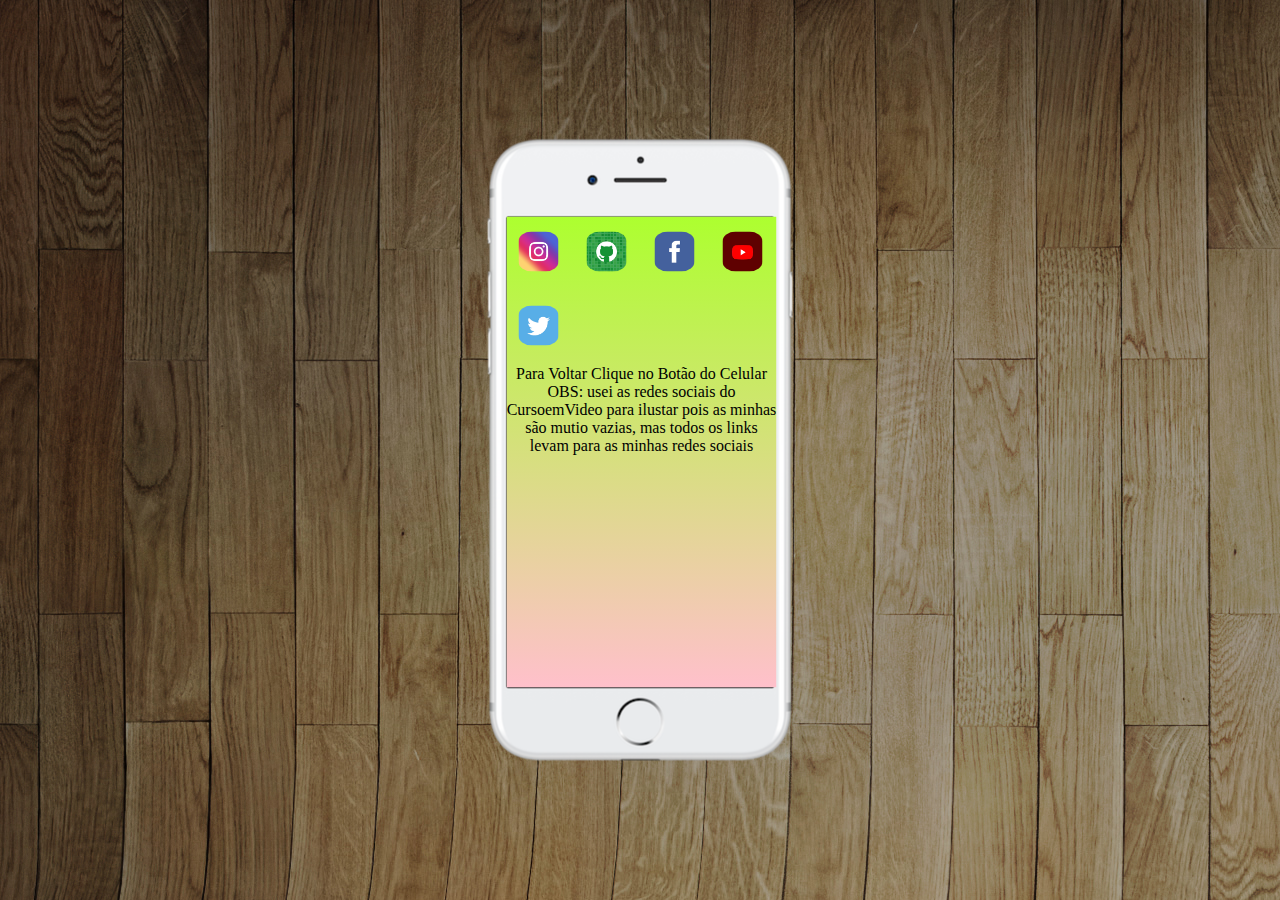
<file: index.html>
<!DOCTYPE html>
<html lang="pt-br">
<head>
    <meta charset="UTF-8">
    <meta name="viewport" content="width=device-width, initial-scale=1.0">
    <title>Redes Sociais</title>
    <link rel="stylesheet" href="estilo/estilo02.css">
</head>
<body>
    <main>
        <section class="telefone">
            <iframe src="home.html"  name="tela" id="tela" frameborder="0"></iframe>
            <div><a href="home.html" target="tela"></a></div>
        </section>
    </main>
</body>
</html>
</file>
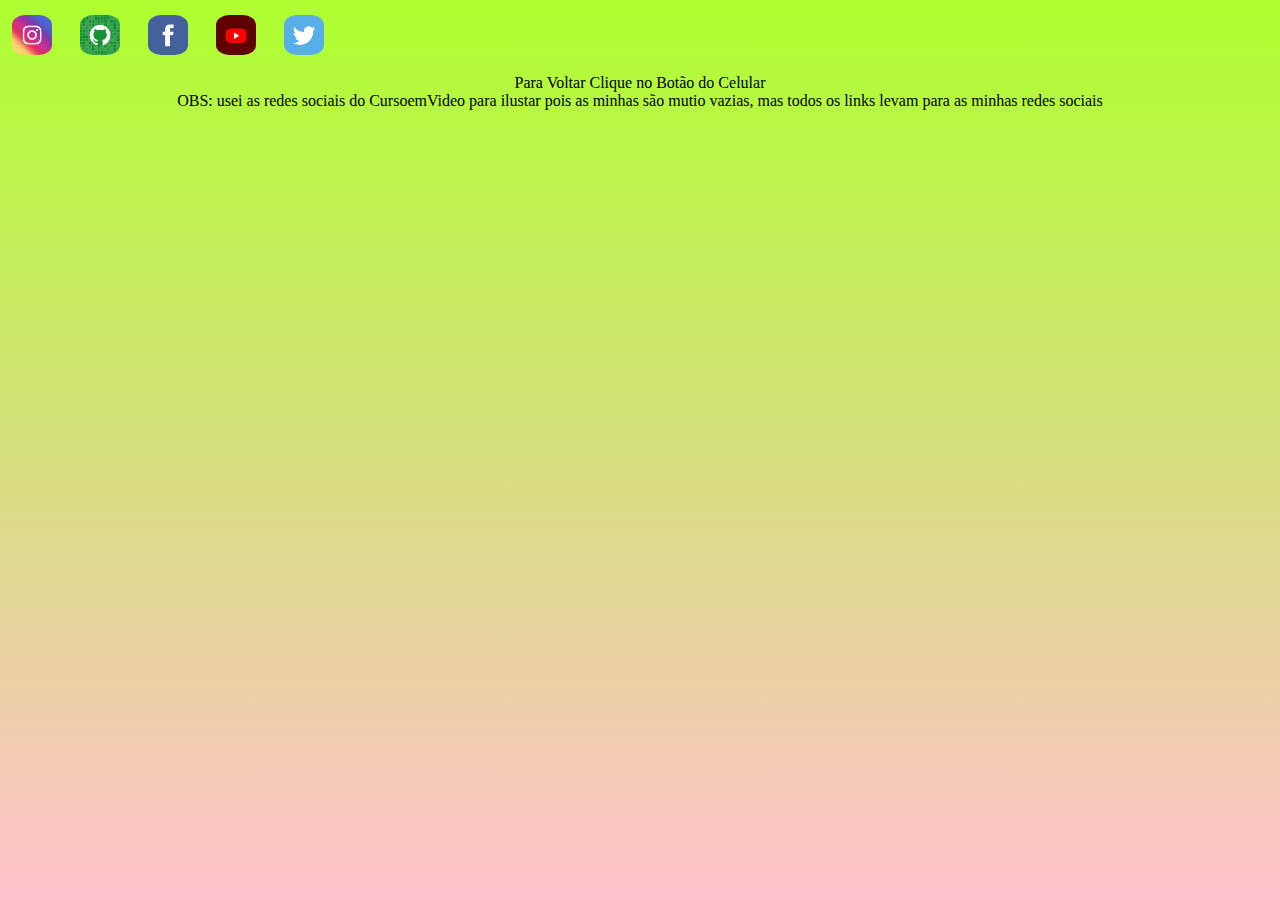
<file: home.html>
<!DOCTYPE html>
<html lang="pt-br">
<head>
    <meta charset="UTF-8">
    <meta name="viewport" content="width=device-width, initial-scale=1.0">
    <title>Home</title>
<style>
    * {
        margin: 0;
        padding: 0px;
    }

    body {
        width: 100vw;
        height: 100vh;
        background-image: linear-gradient(to bottom, greenyellow, pink);
    }

    img {
        width: 40px;
        height: 40px;
        padding: 15px 12px;
        border-radius: 25px;
    }

    p {
        text-align: center;
    }
</style>
</head>
<body>
    <a href="paginas-extras/instagram.html"><img src="imagens/logo-instagram.jpg" alt="insta"></a>
    <a href="paginas-extras/github.html"><img src="imagens/logo-github.jpg" alt=""></a>
    <a href="paginas-extras/facebook.html"><img src="imagens/logo-facebook.jpg" alt=""></a>
    <a href="paginas-extras/youtube.html"><img src="imagens/logo-youtube.jpg" alt=""></a>
    <a href="paginas-extras/twiter.html"><img src="imagens/logo-twitter.jpg" alt=""></a>
    <p>Para Voltar Clique no Botão do Celular</p>
    <p>OBS: usei as redes sociais do CursoemVideo para ilustar pois as minhas são mutio vazias, mas todos os links levam para as minhas redes sociais</p>
</body>
</html>
</file>
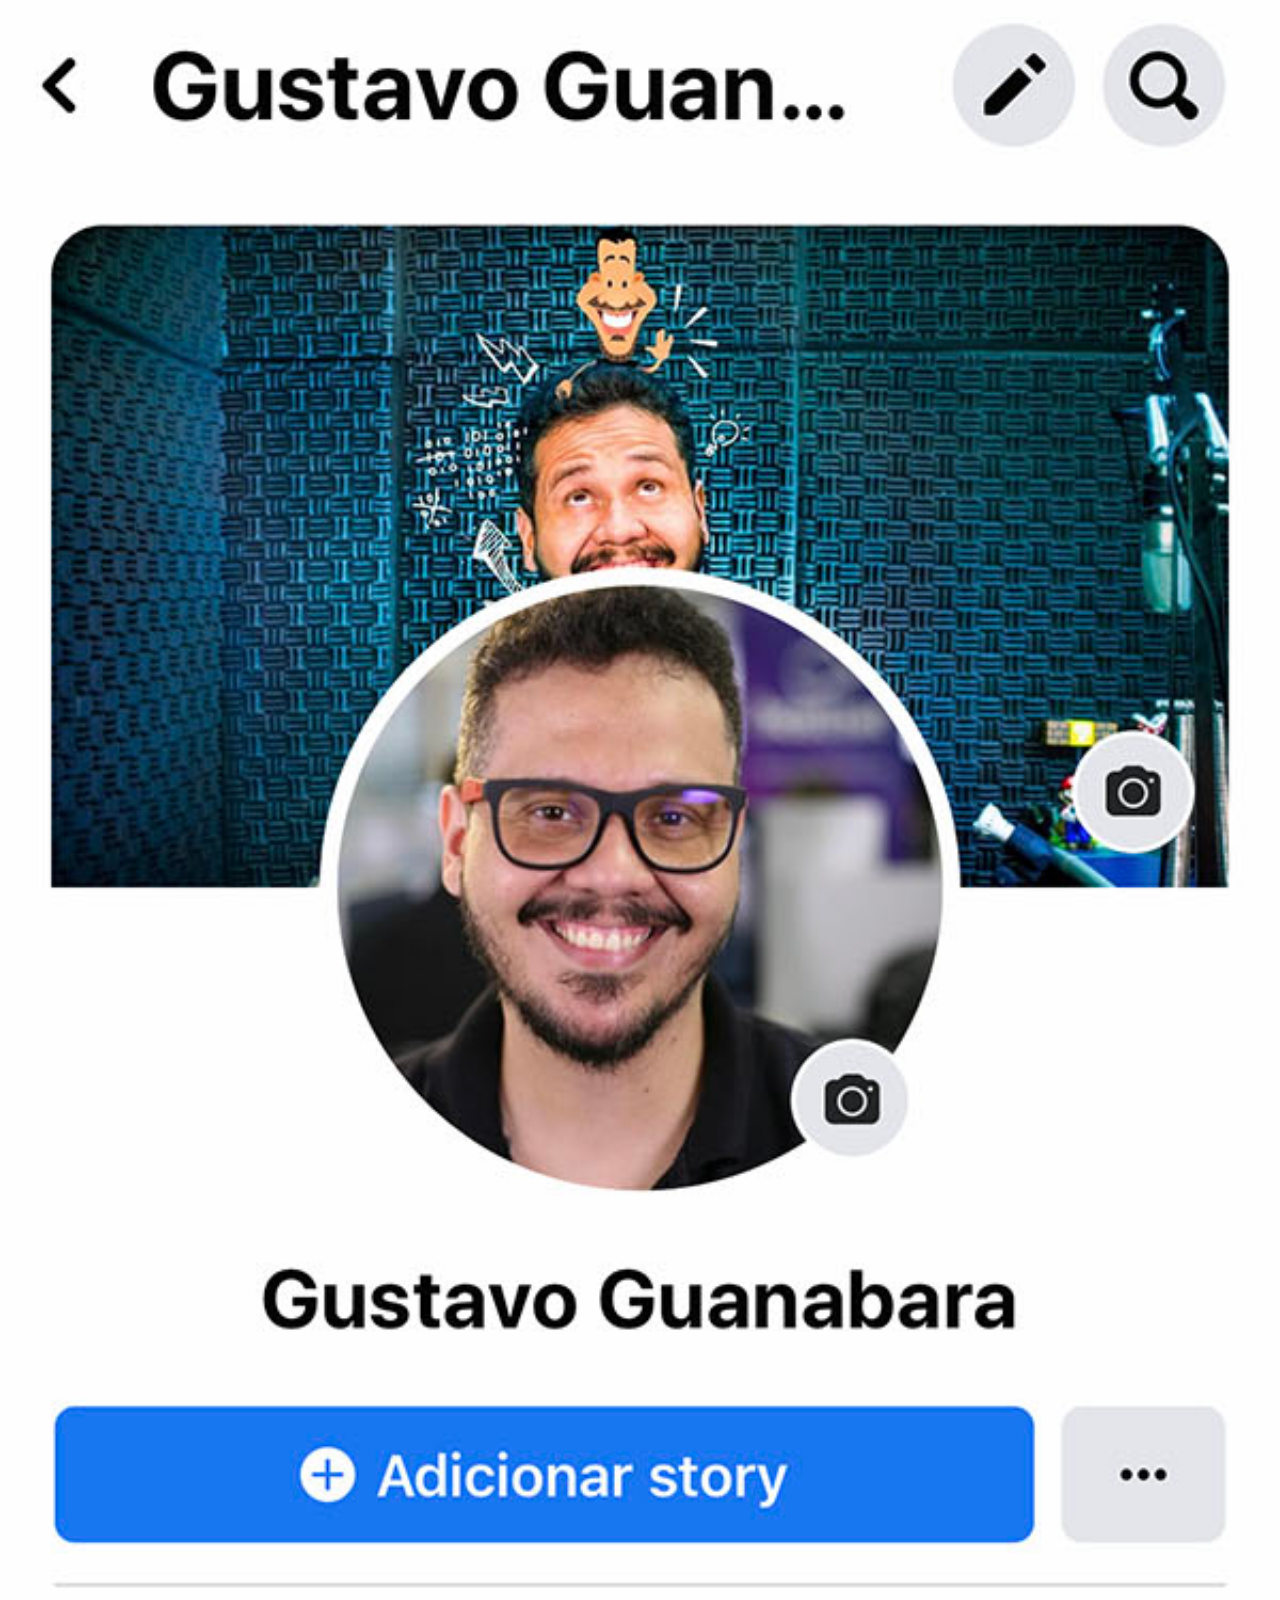
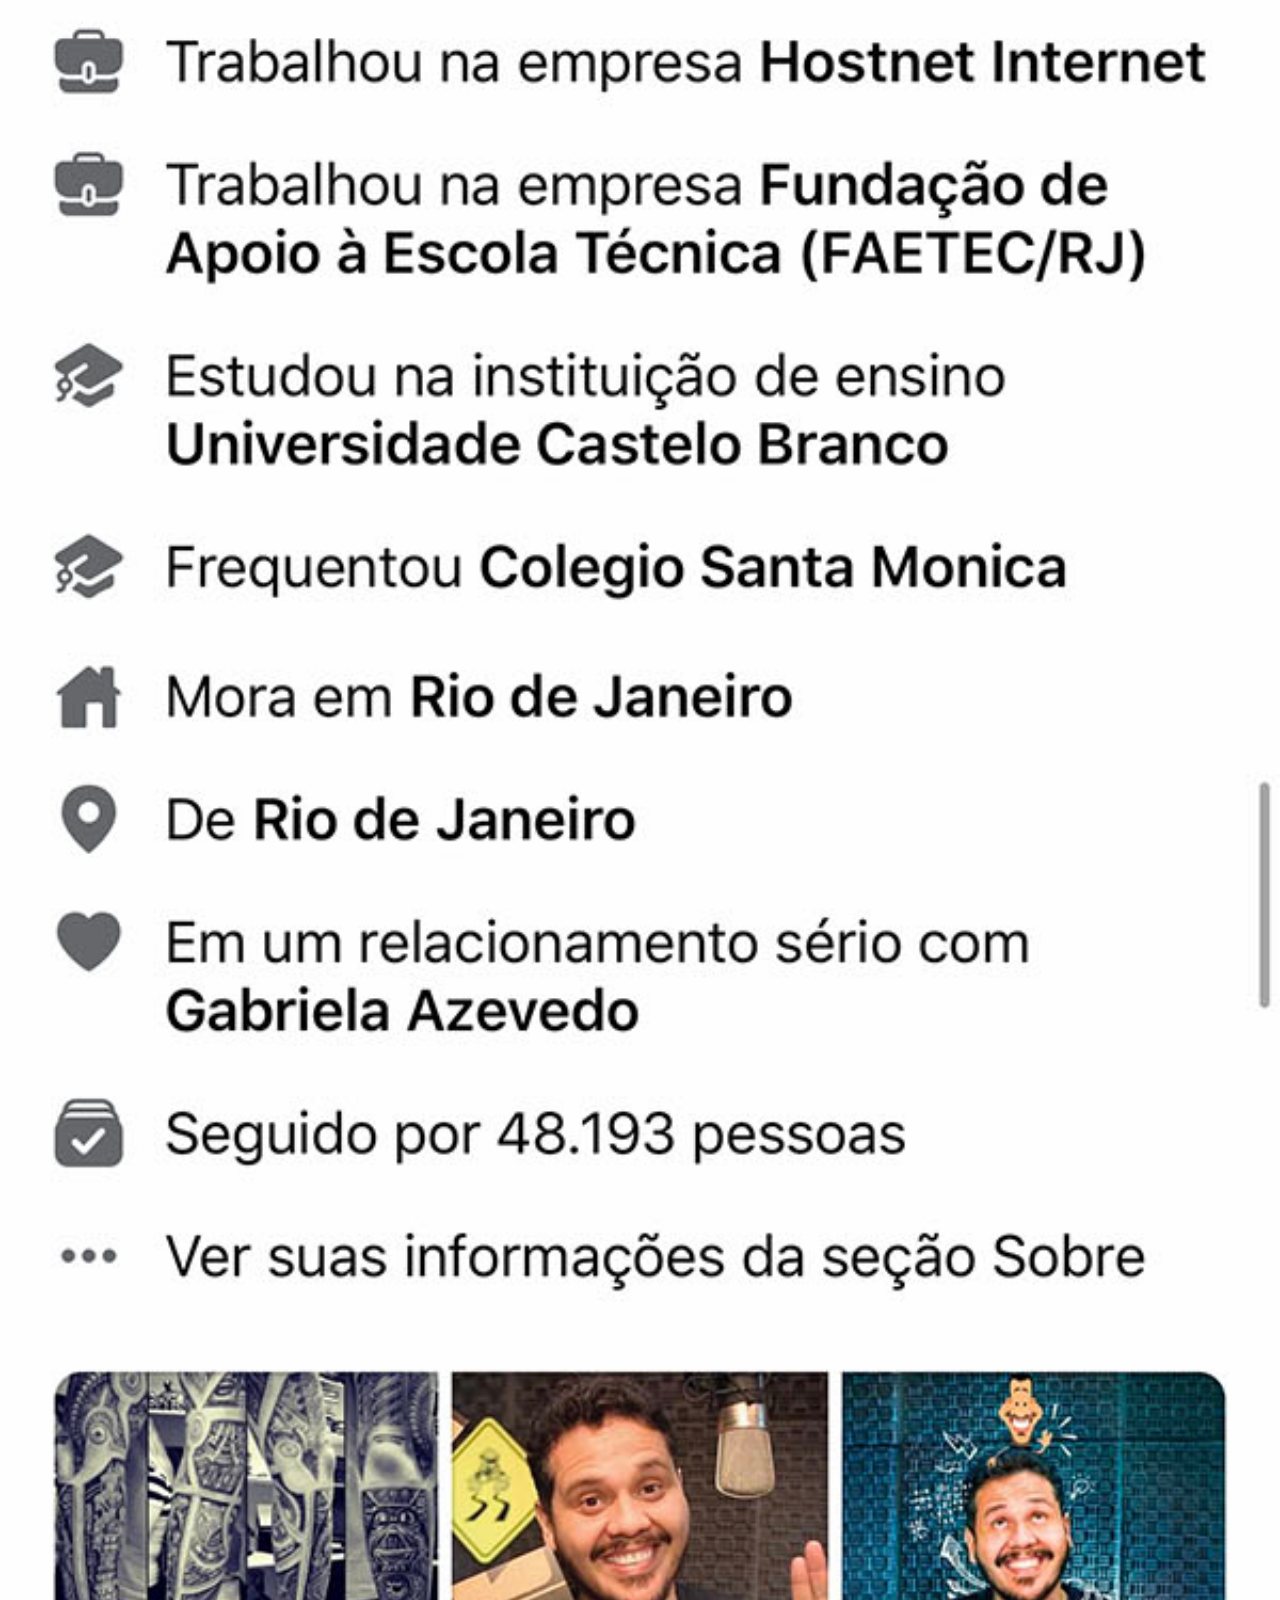
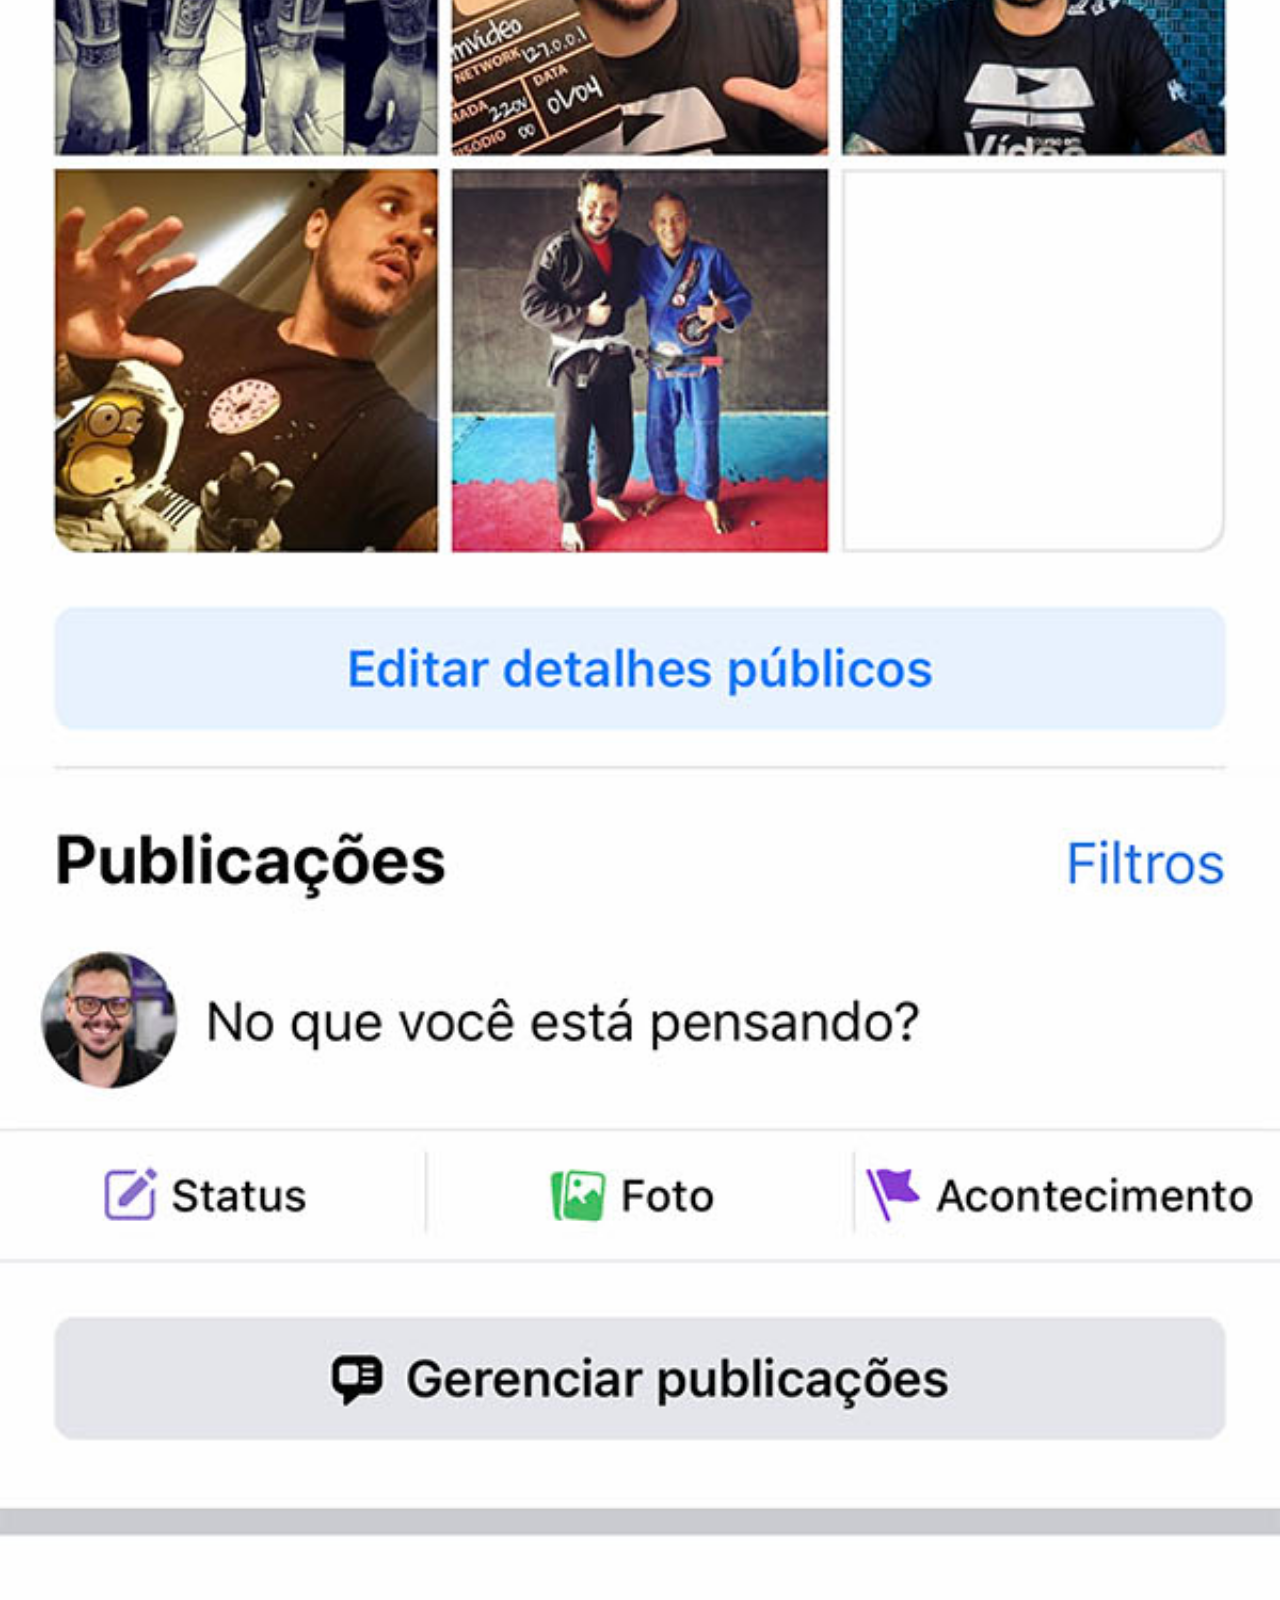
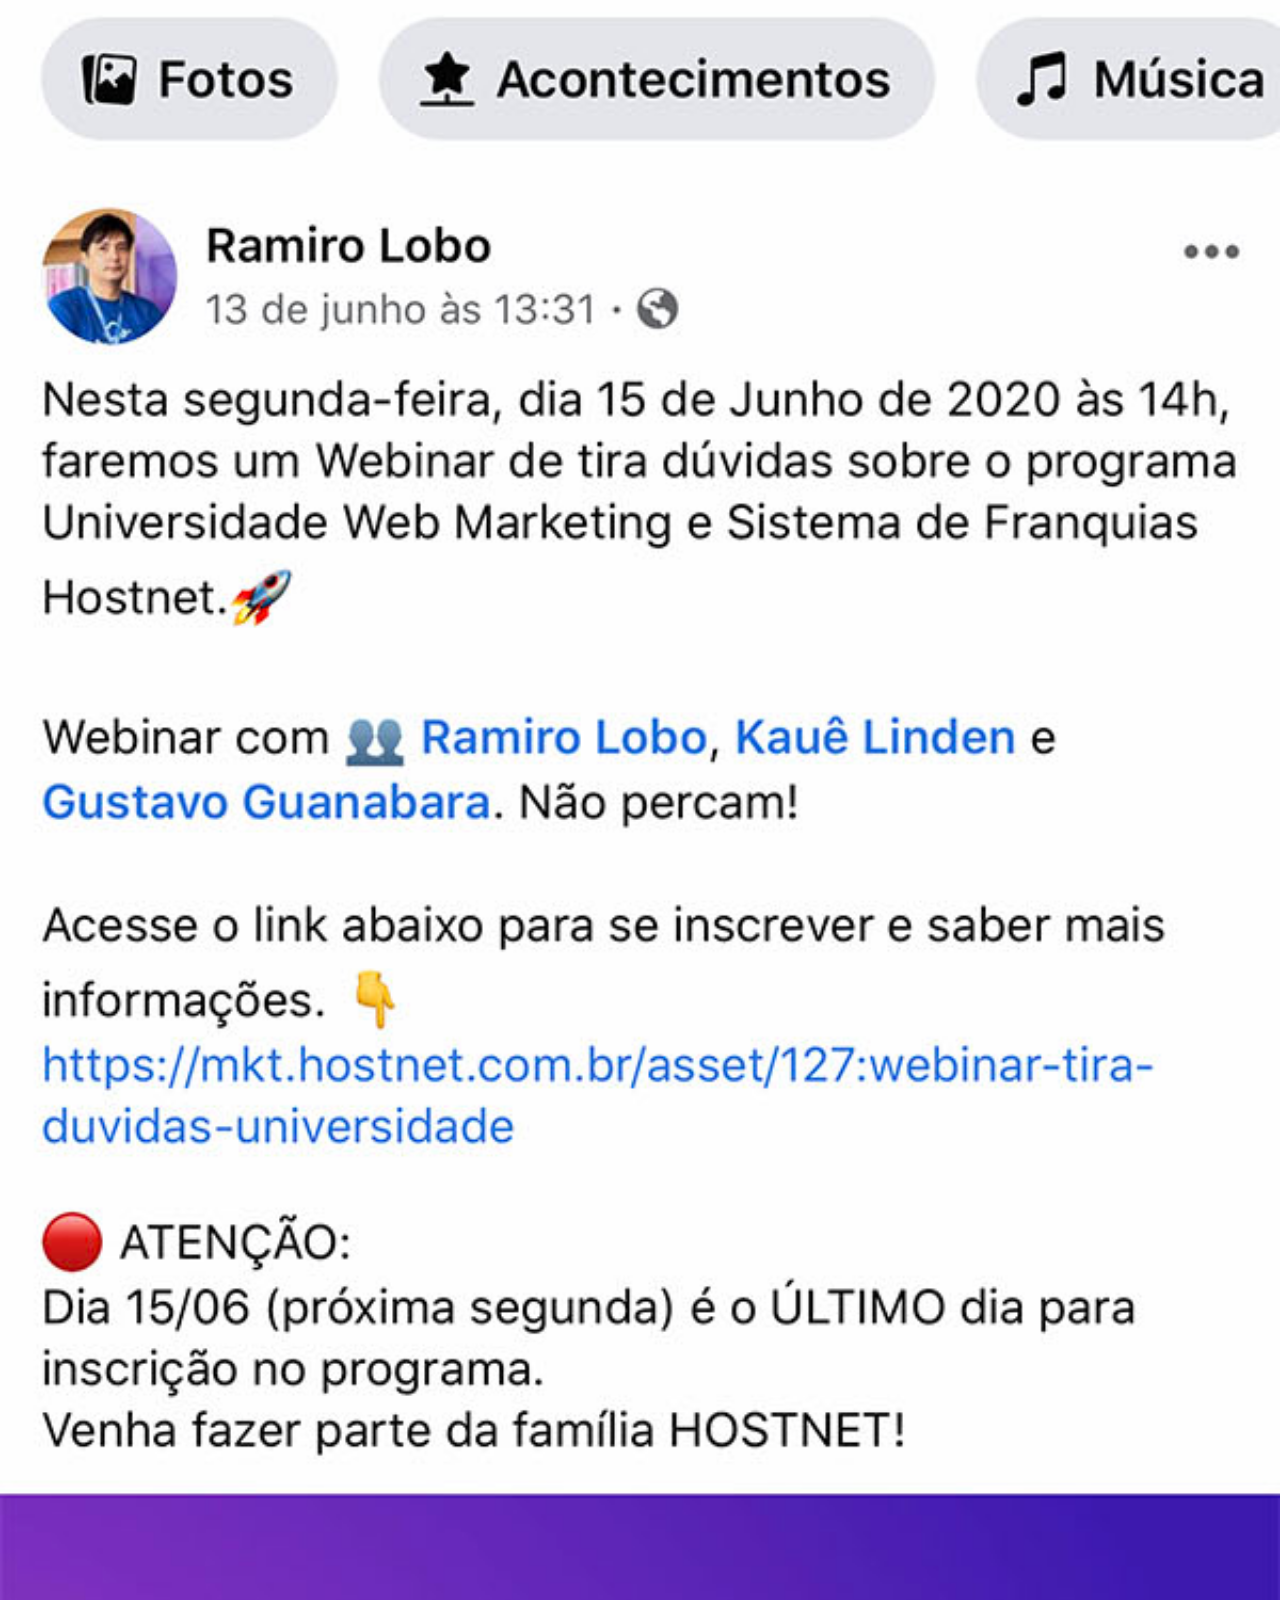
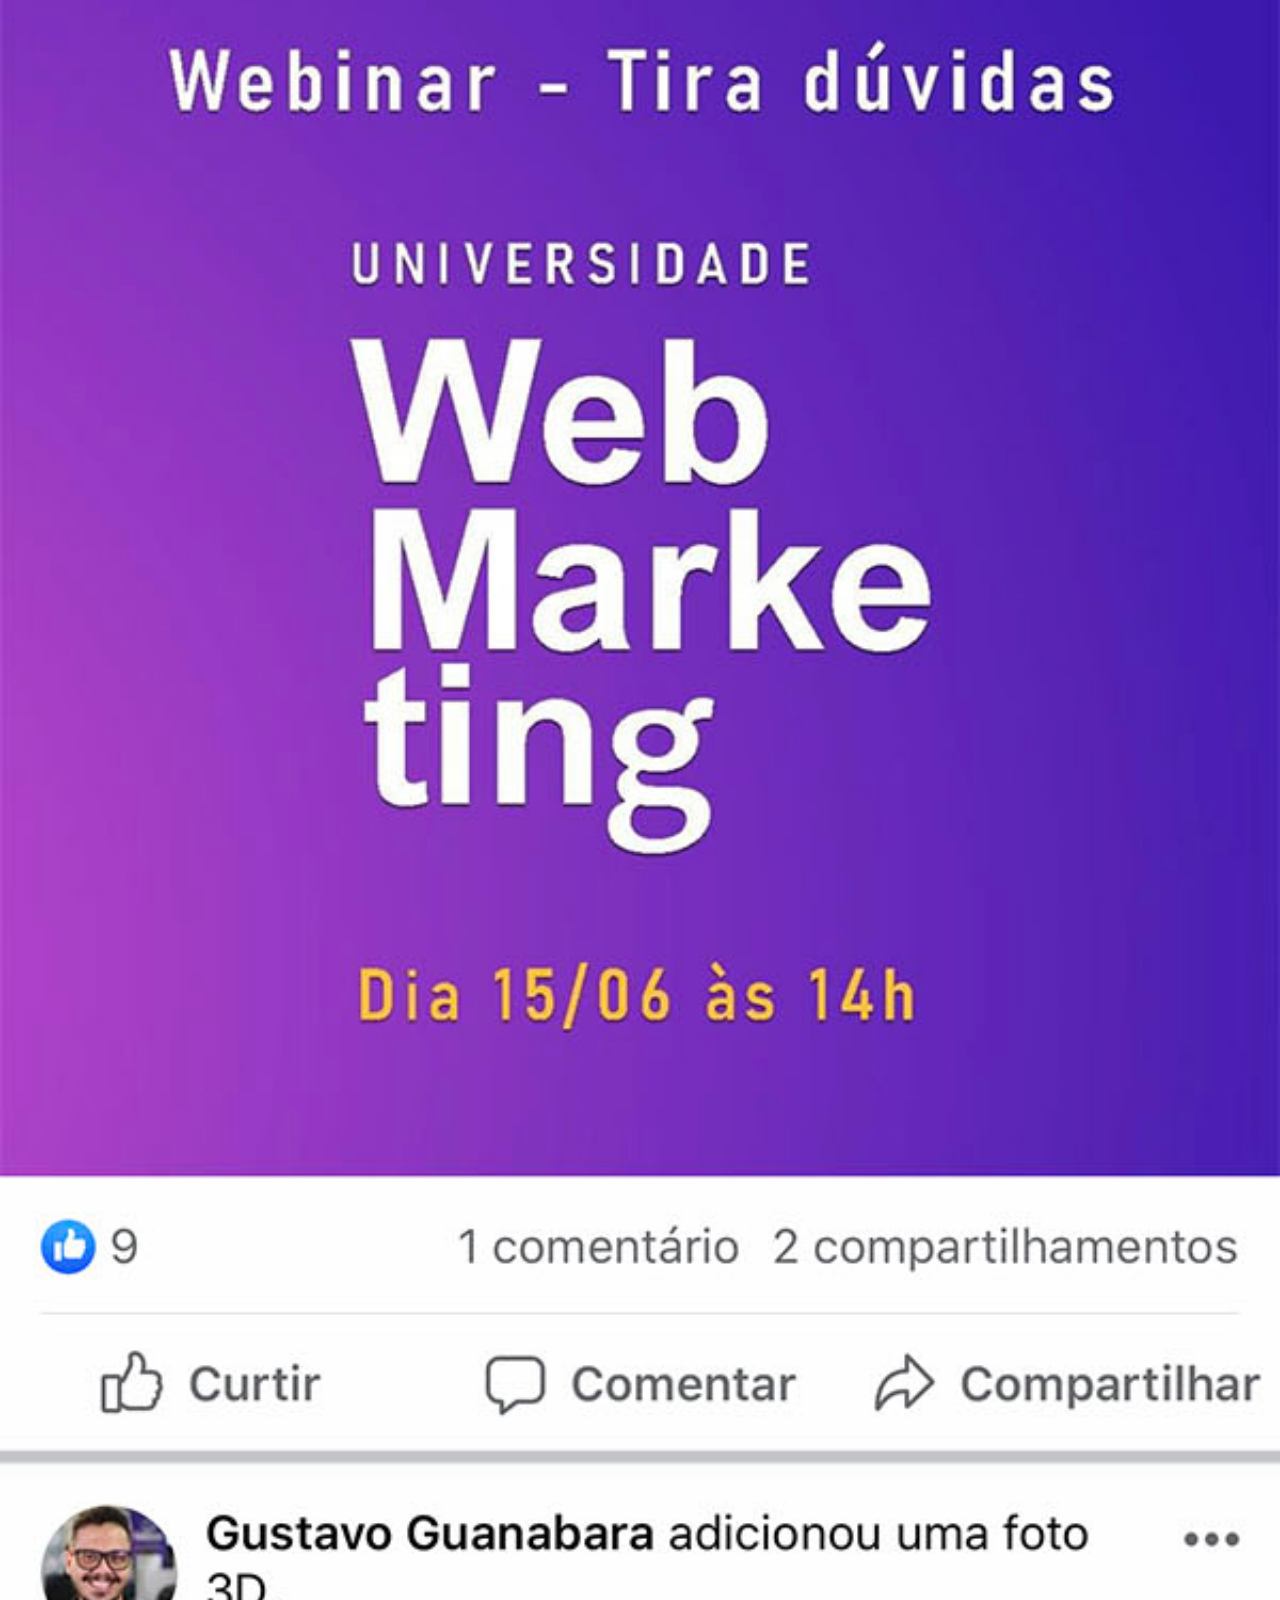
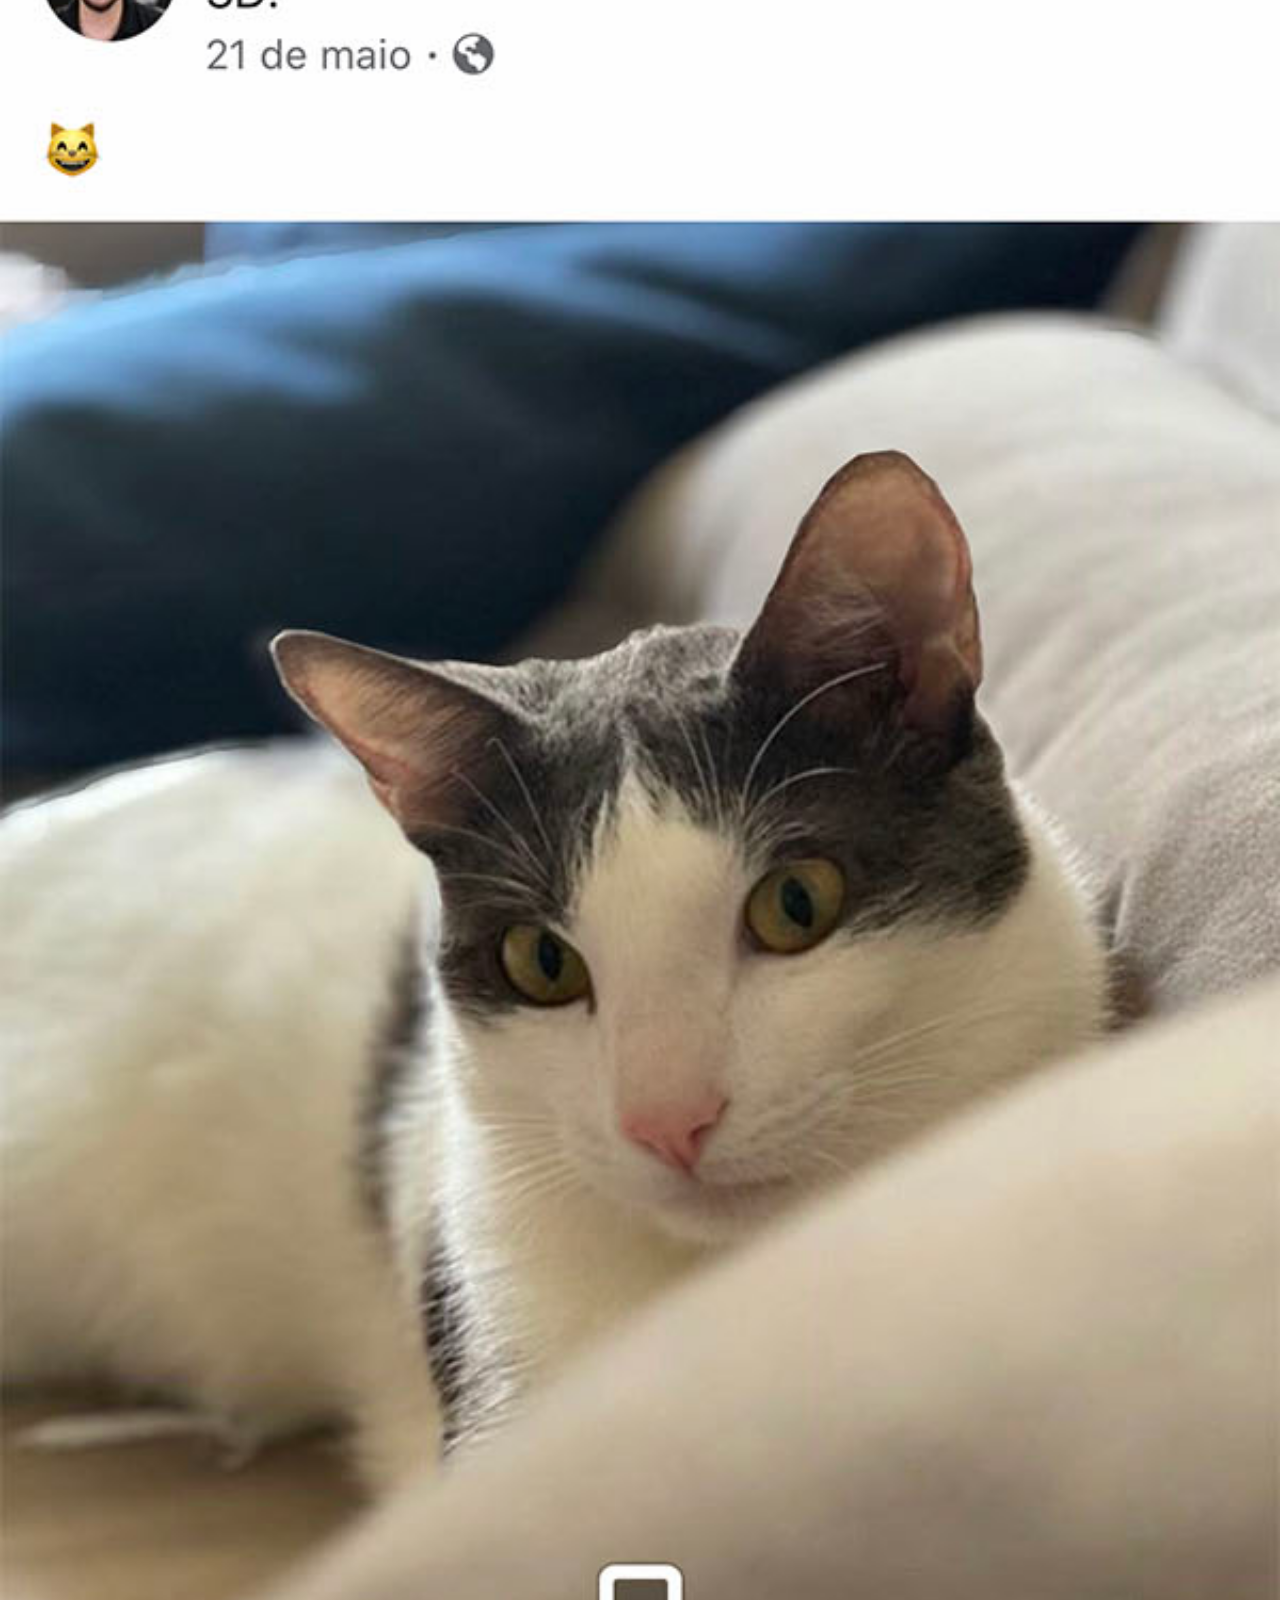
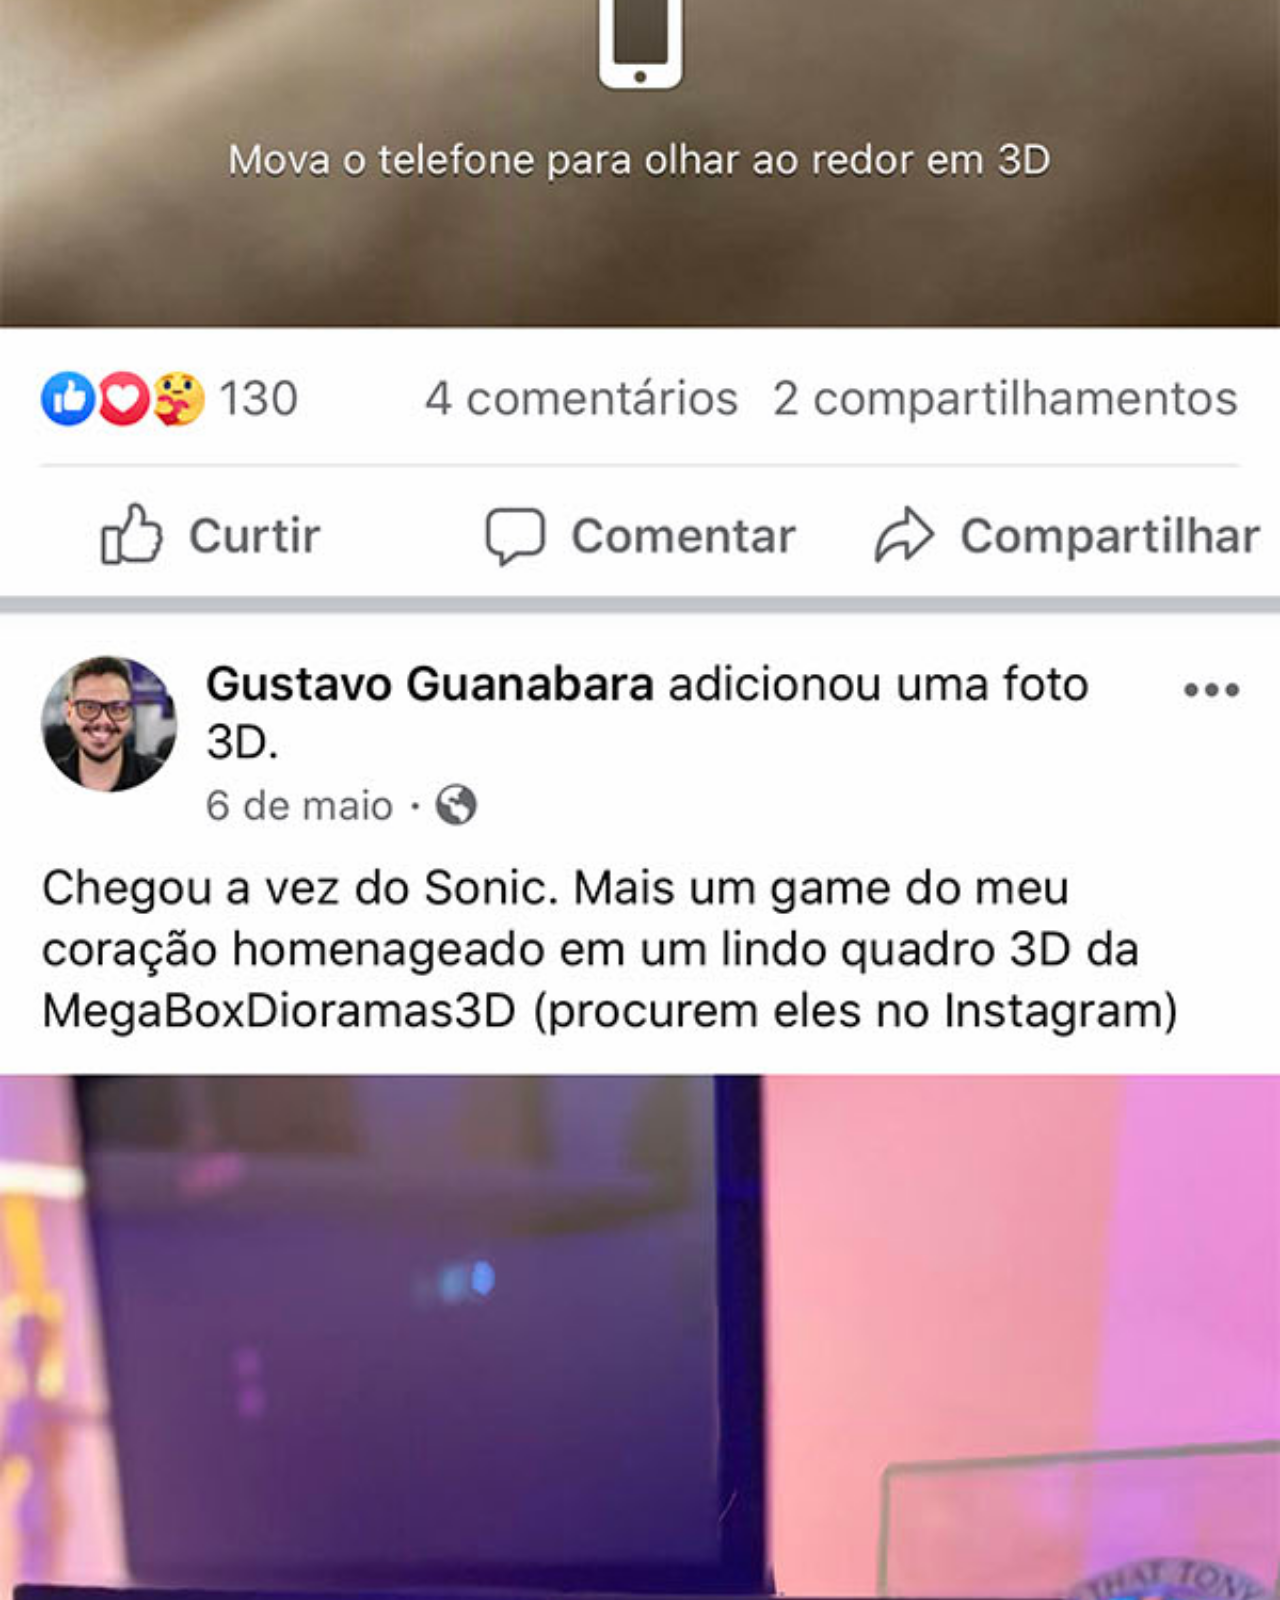
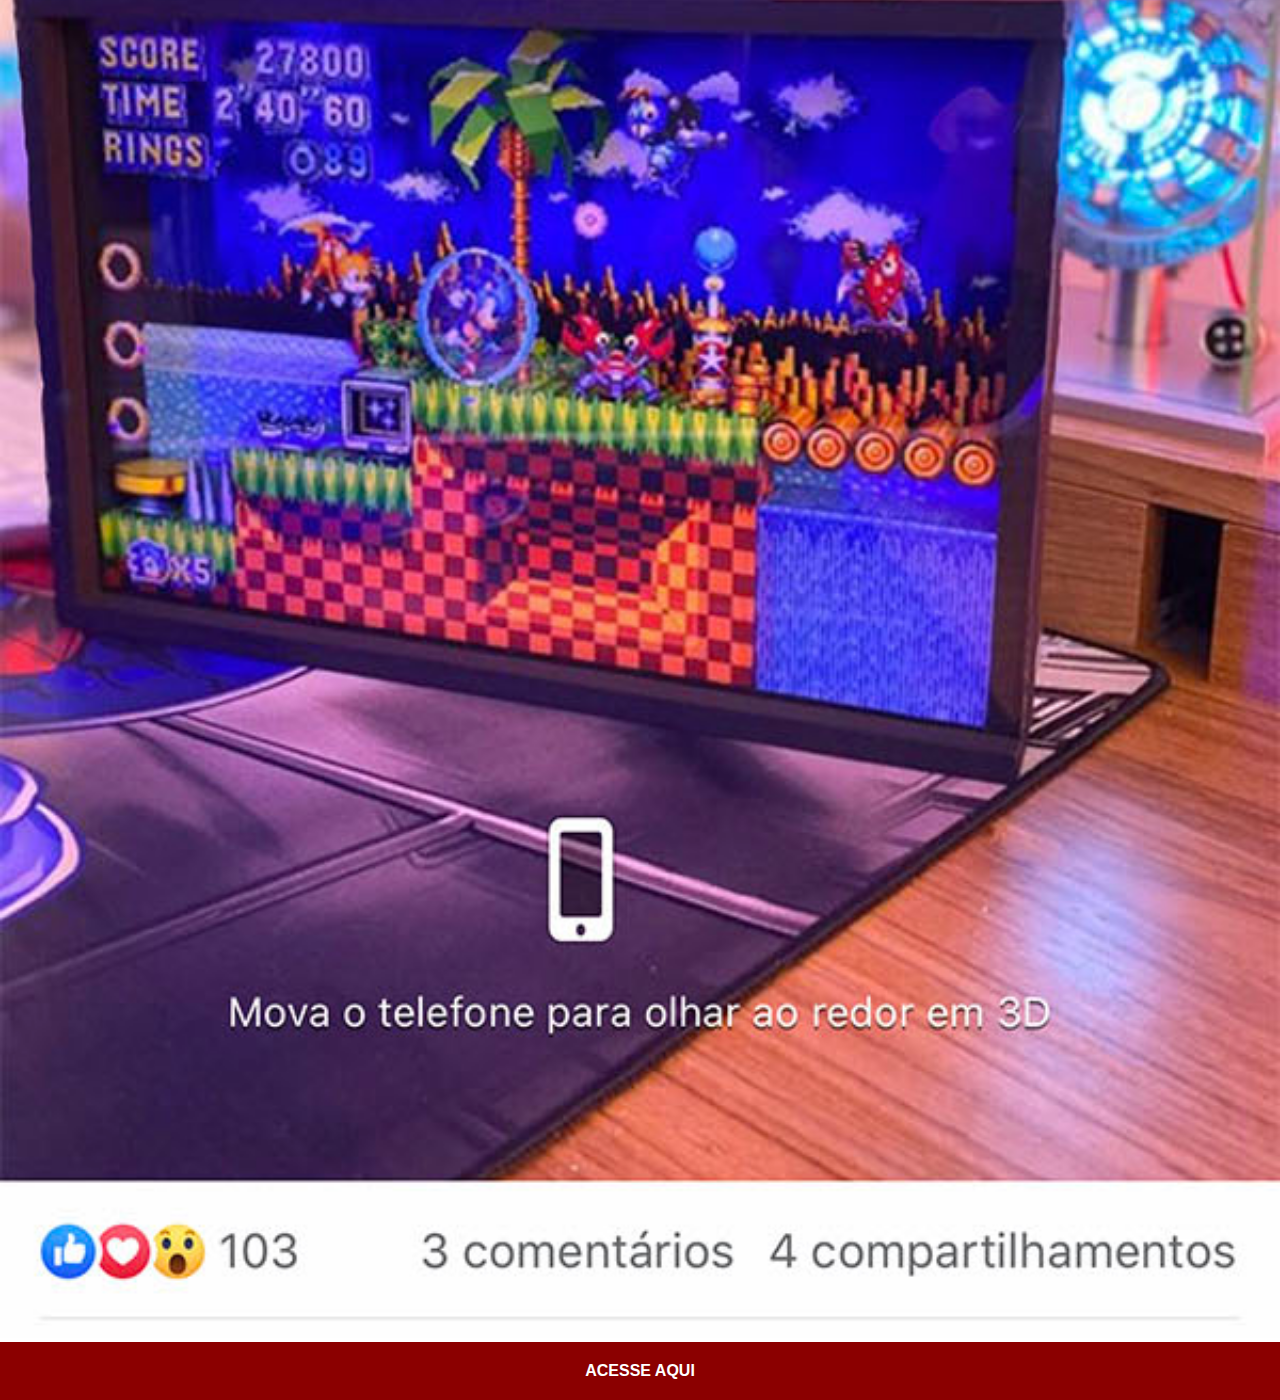
<file: paginas-extras/facebook.html>
<!DOCTYPE html>
<html lang="pt-br">
<head>
    <meta charset="UTF-8">
    <meta name="viewport" content="width=device-width, initial-scale=1.0">
    <title>Facebook</title>
    <link rel="stylesheet" href="../estilo/sociais.css">
</head>
<body>
    <img src="../imagens/tela-facebook.jpg" alt="">
    <a href="https://www.facebook.com/scarioot/" target="_blank">ACESSE AQUI</a>
</body>
</html>
</file>
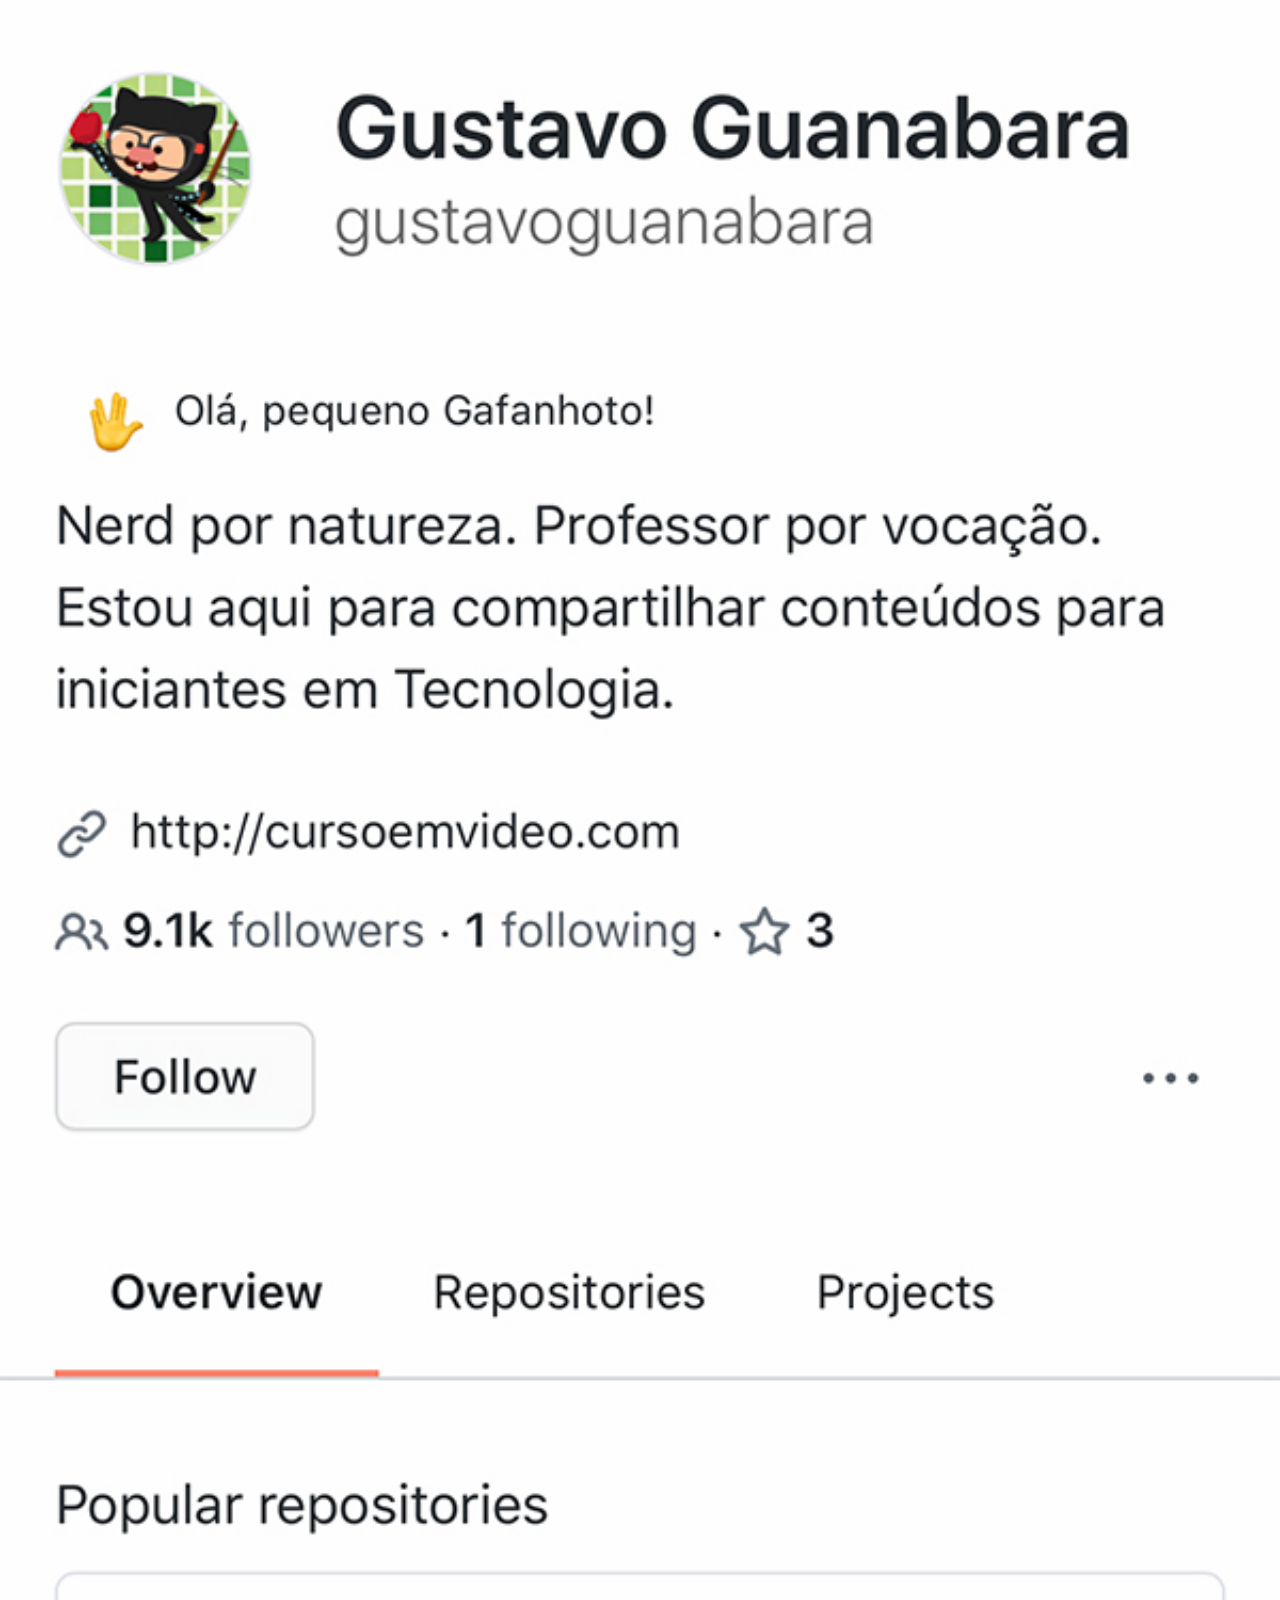
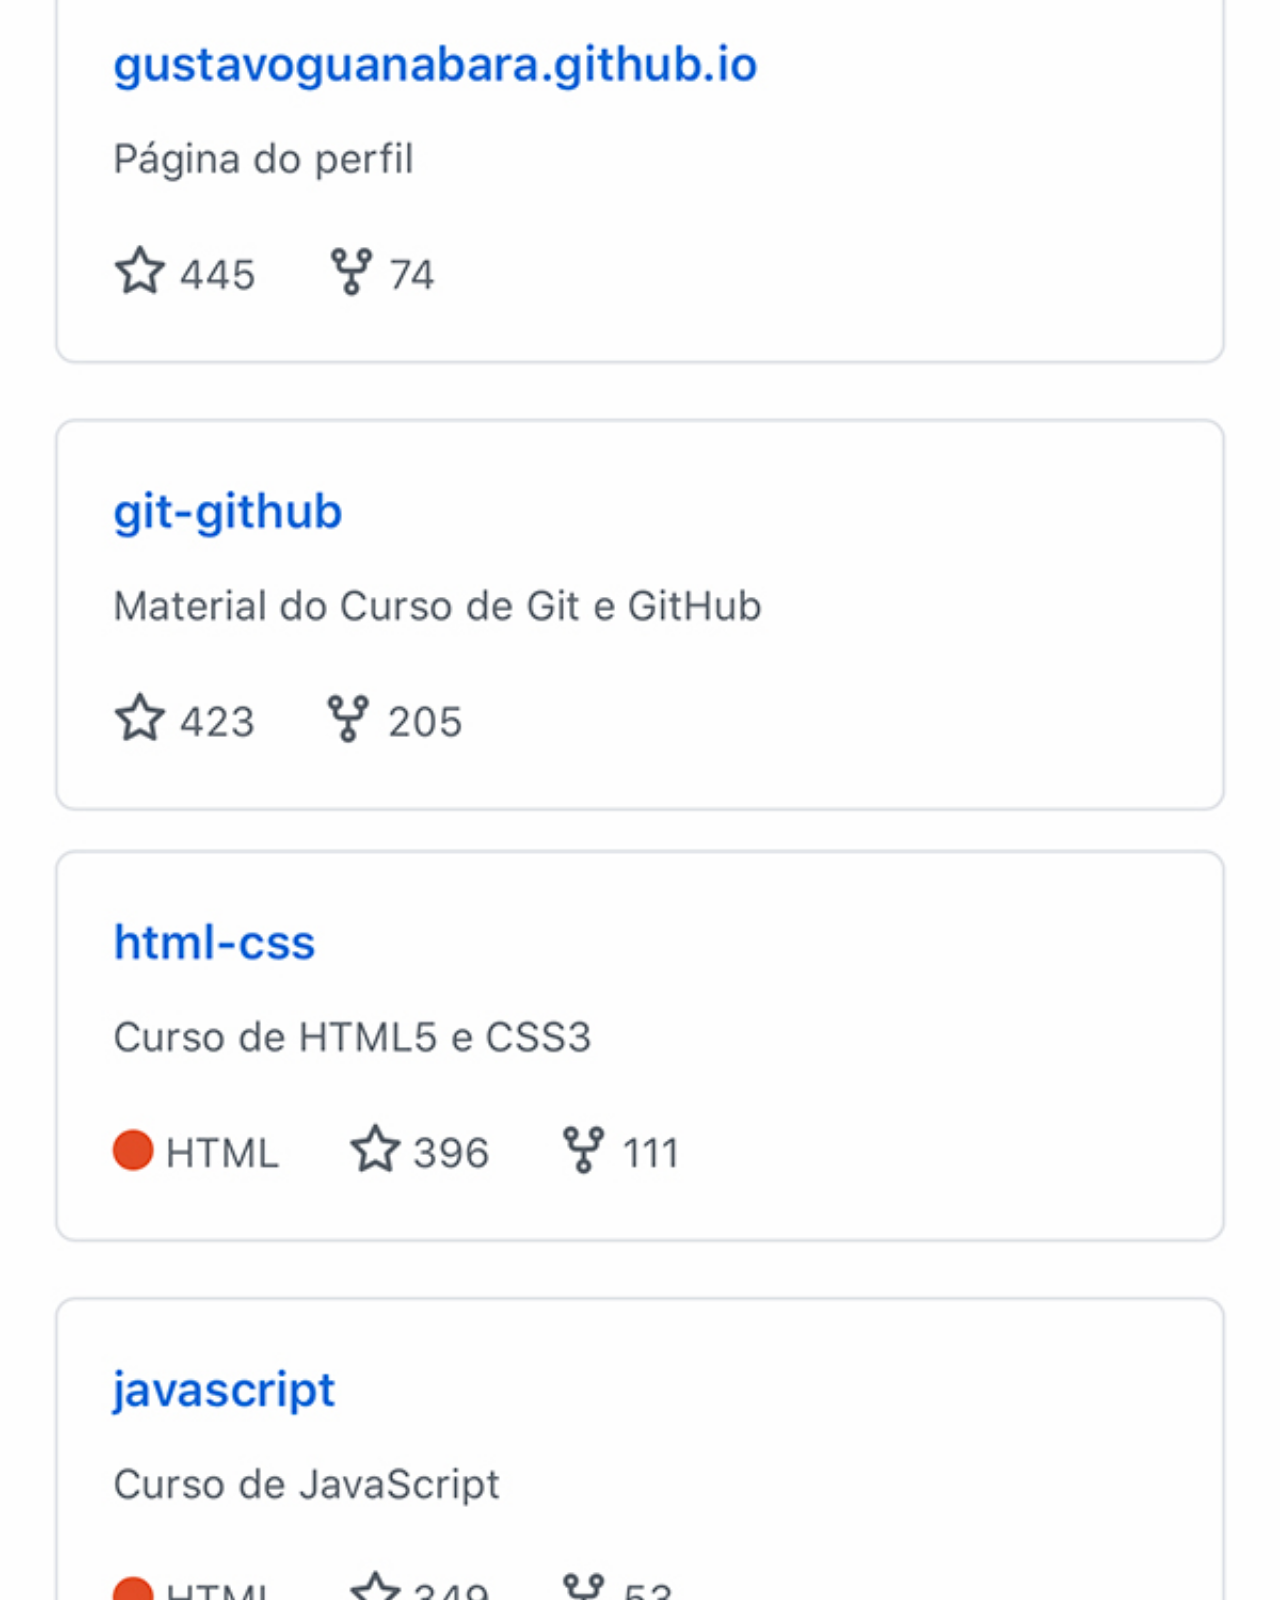
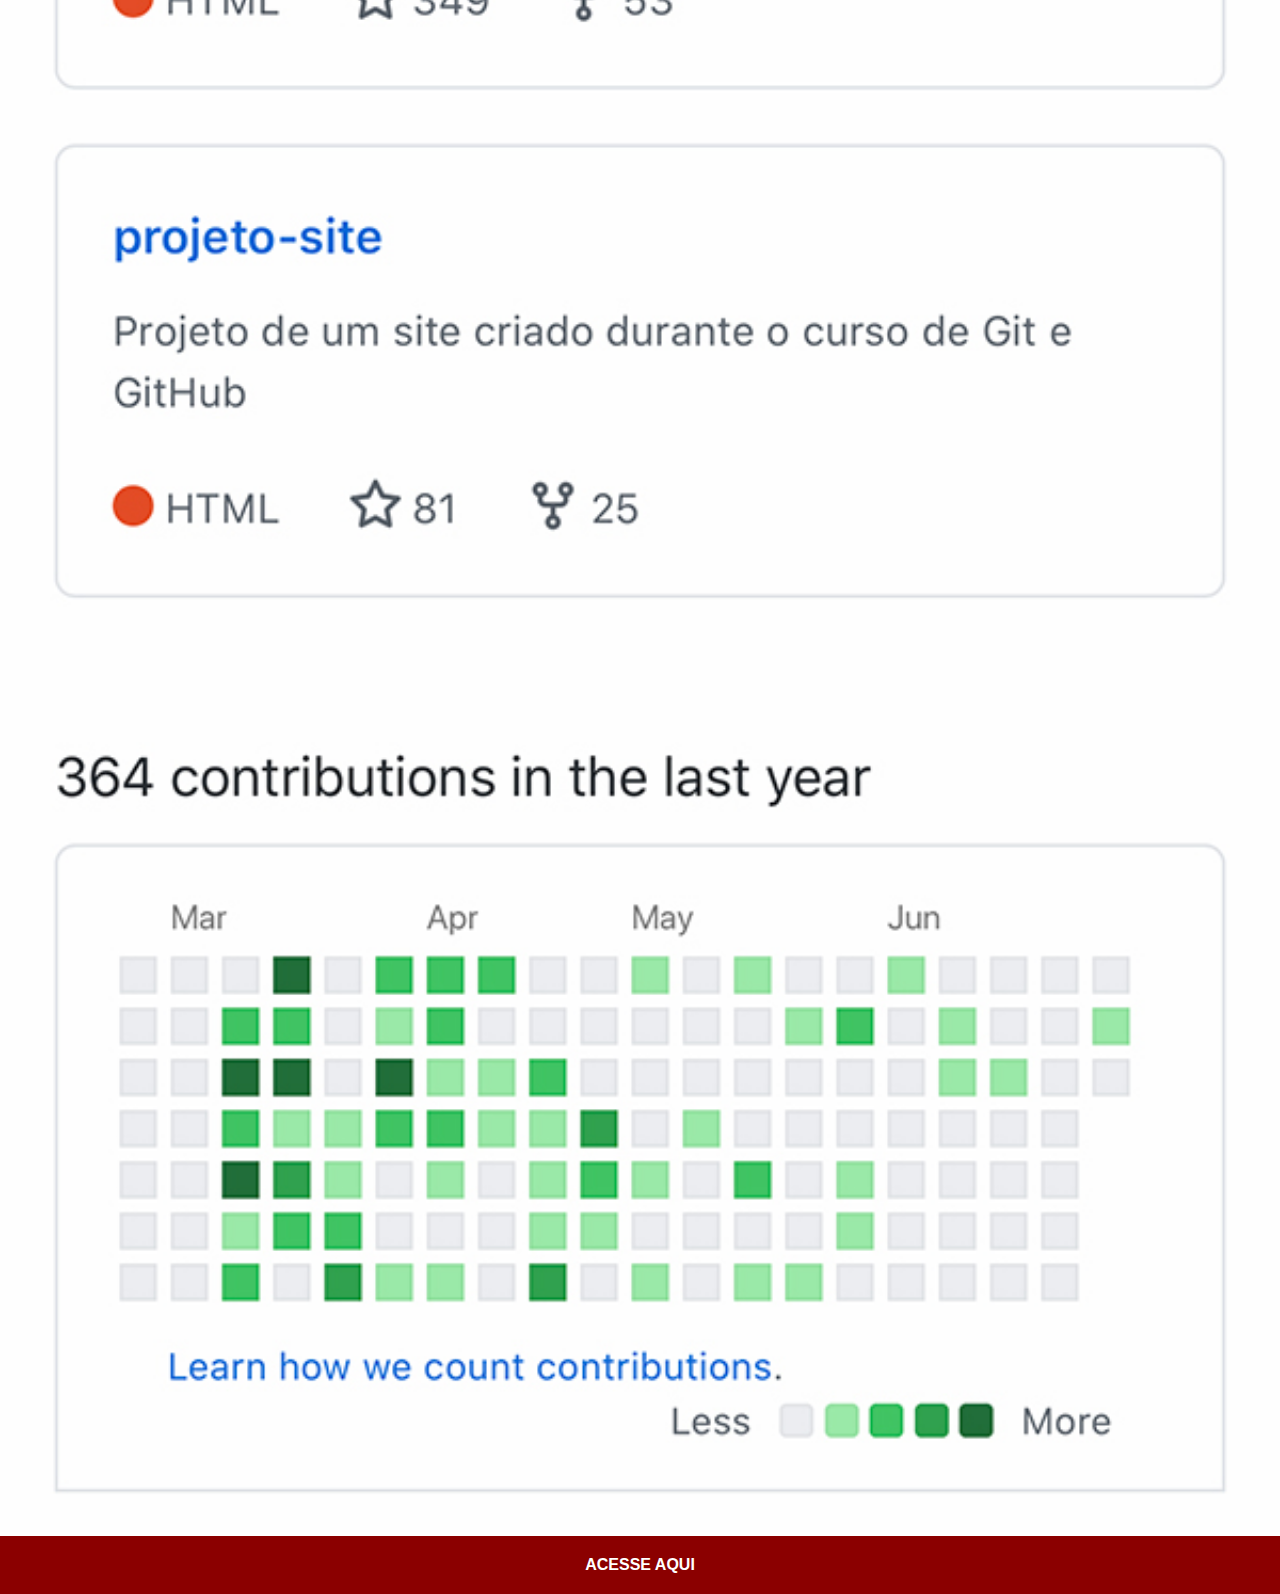
<file: paginas-extras/github.html>
<!DOCTYPE html>
<html lang="pt-br">
<head>
    <meta charset="UTF-8">
    <meta name="viewport" content="width=device-width, initial-scale=1.0">
    <title>GitHub</title>
    <link rel="stylesheet" href="../estilo/sociais.css">
</head>
<body>
    <img src="../imagens/tela-github.jpg" alt="">
    <a href="https://github.com/Scarioot" target="_blank">ACESSE AQUI</a>
</body>
</html>
</file>
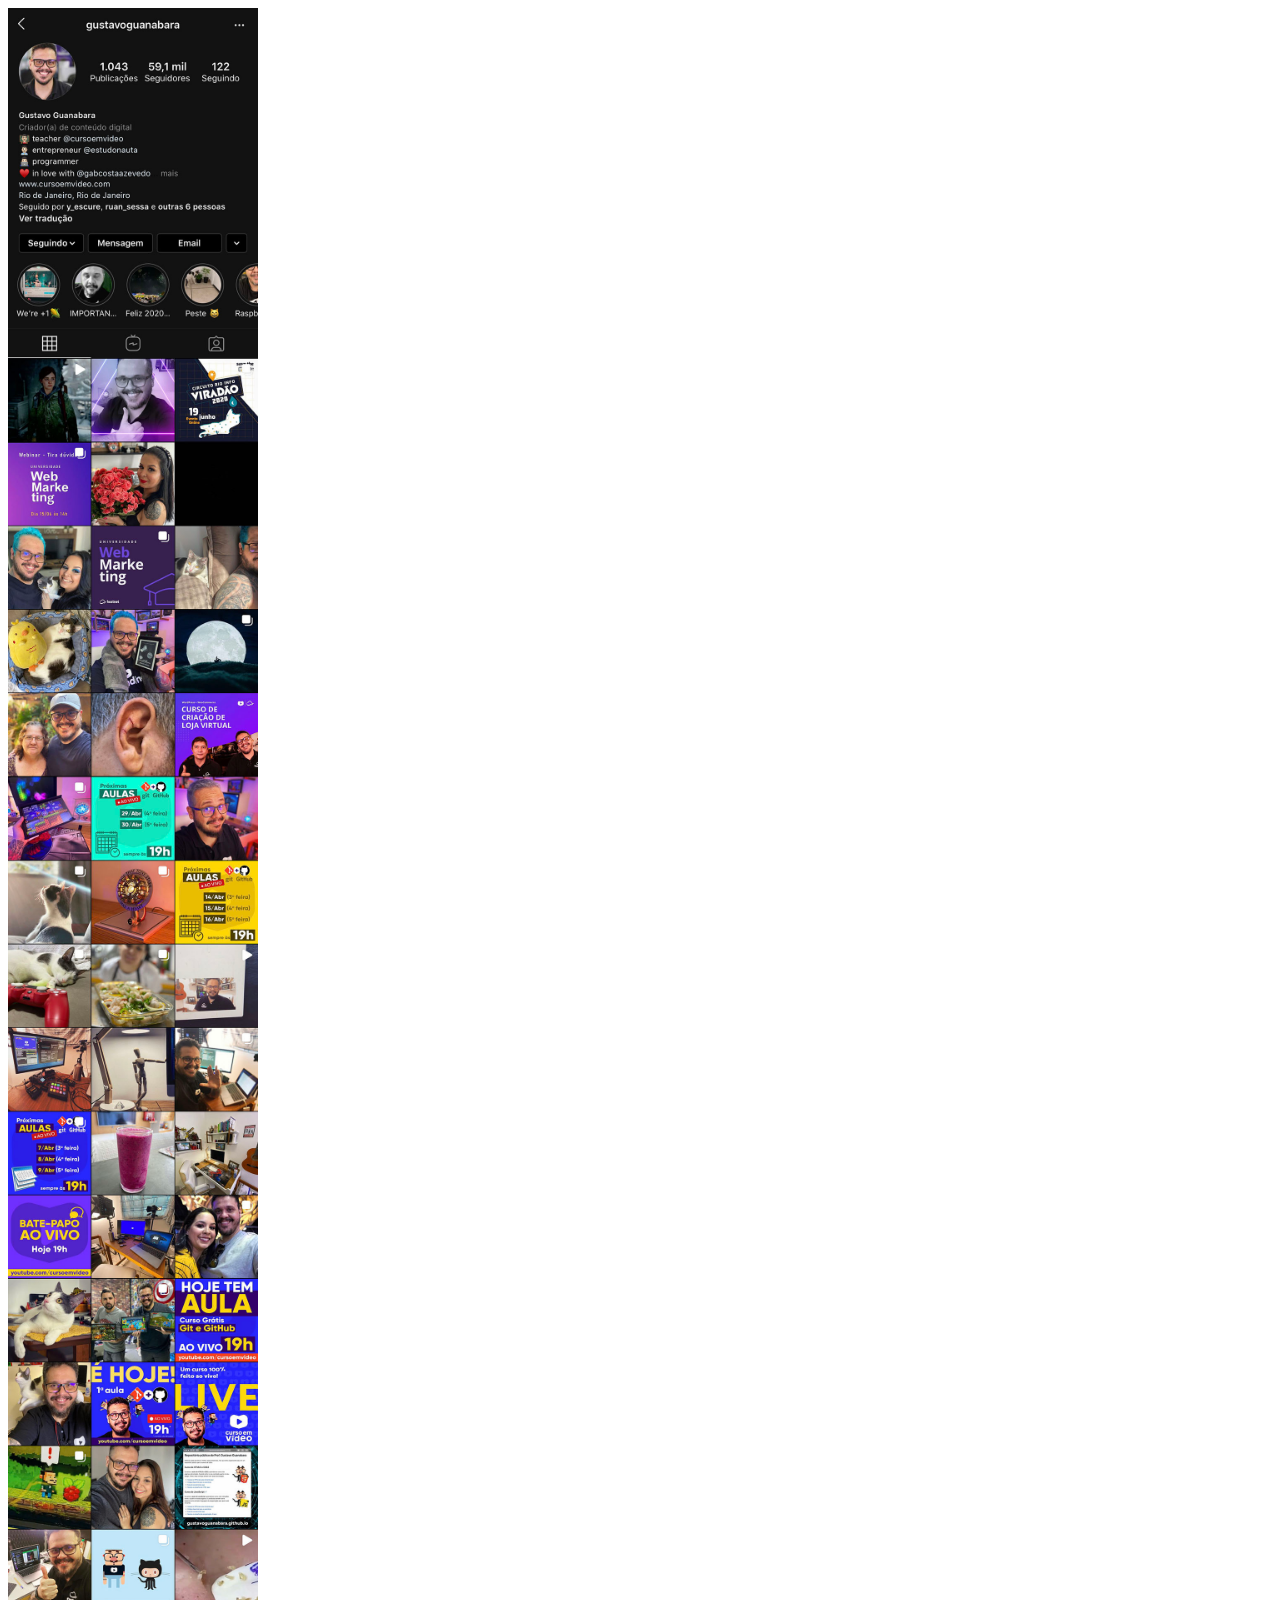
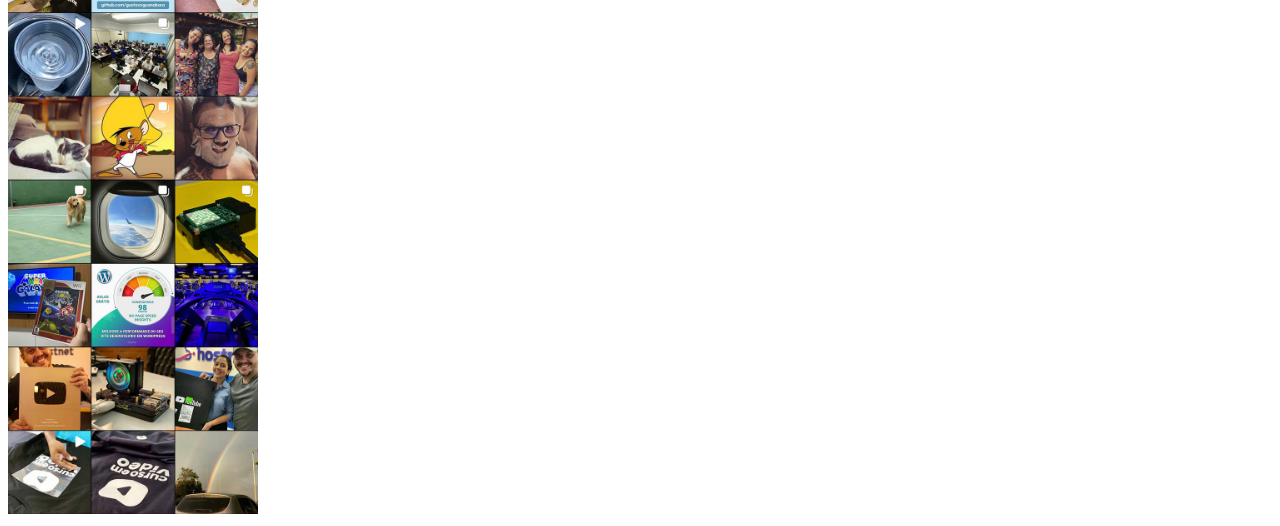
<file: paginas-extras/instagram.html>
<!DOCTYPE html>
<html lang="pt-br">
<head>
    <meta charset="UTF-8">
    <meta name="viewport" content="width=device-width, initial-scale=1.0">
    <title>Instagram</title>
    <style>
        img {
            width: 250px;
        }
    </style>
</head>
<body>
    <img src="../imagens/tela-instagram.jpg" alt="">
</body>
</html>
</file>
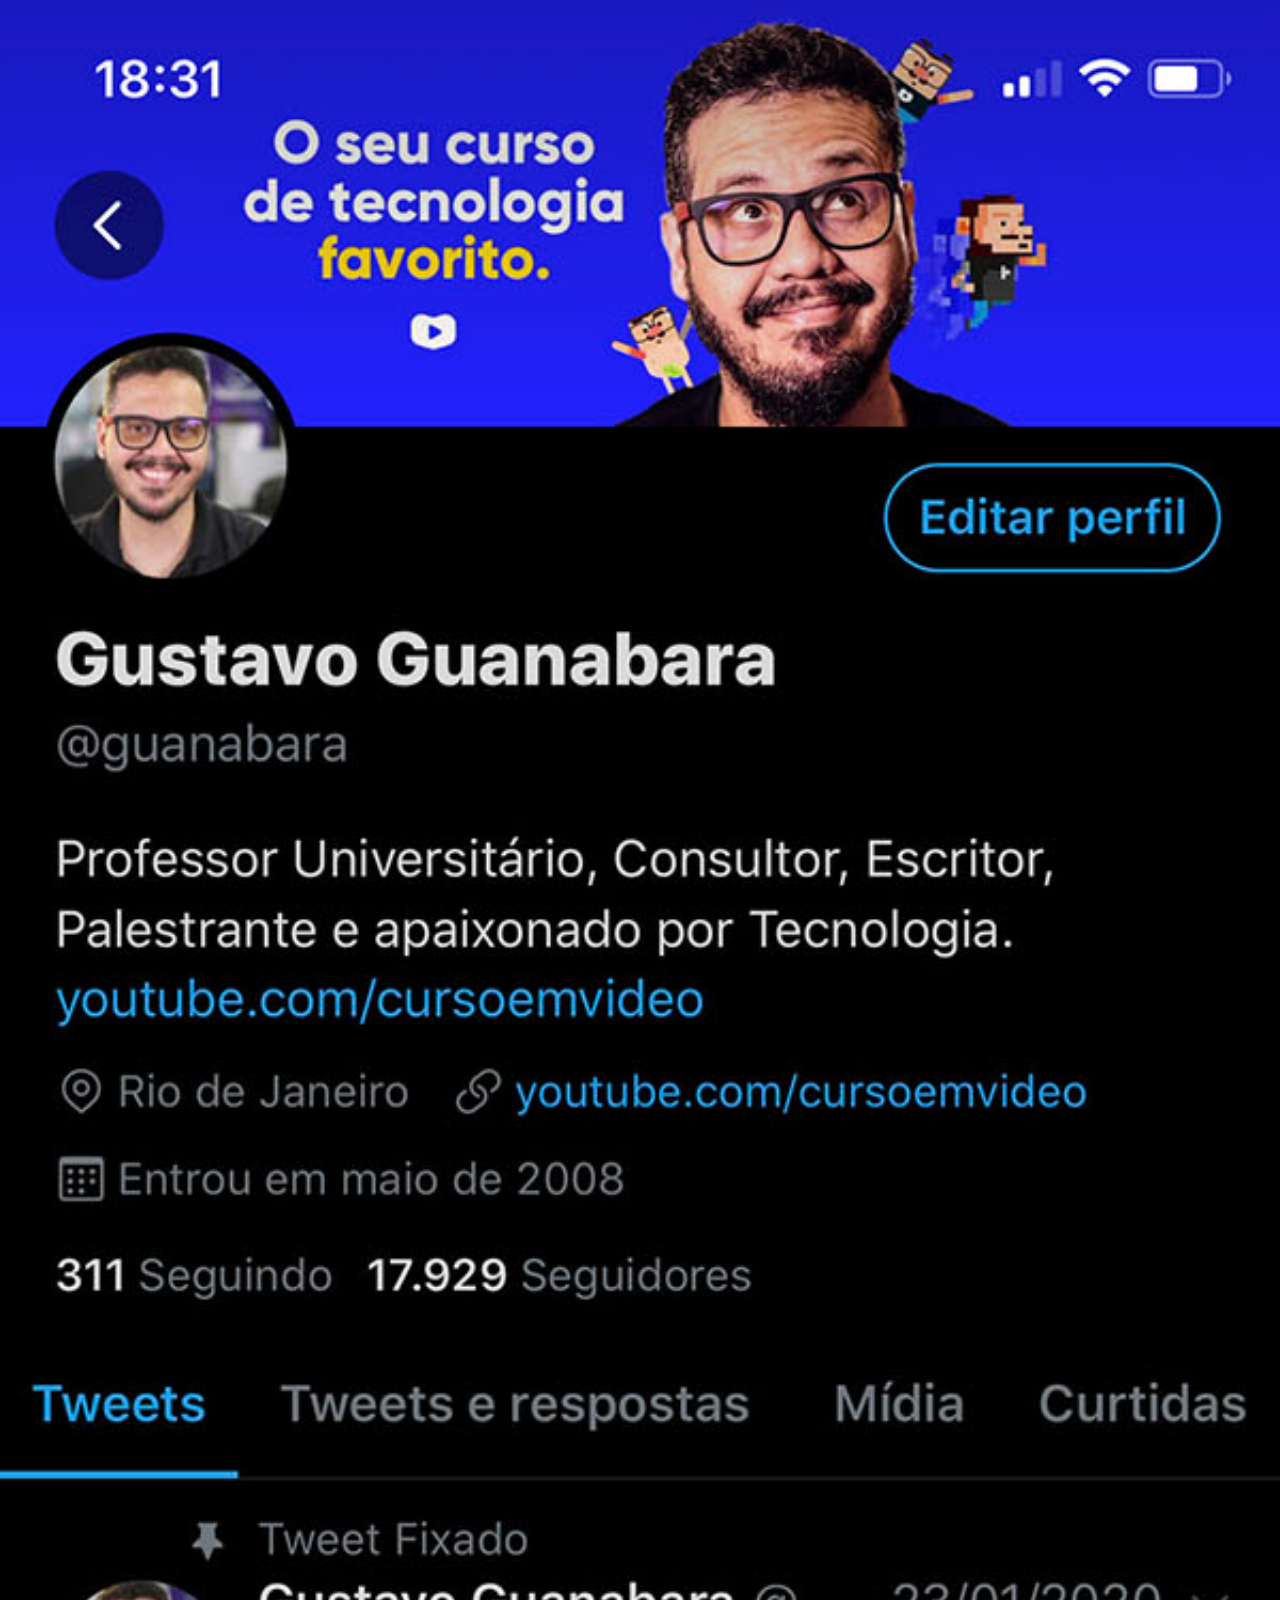
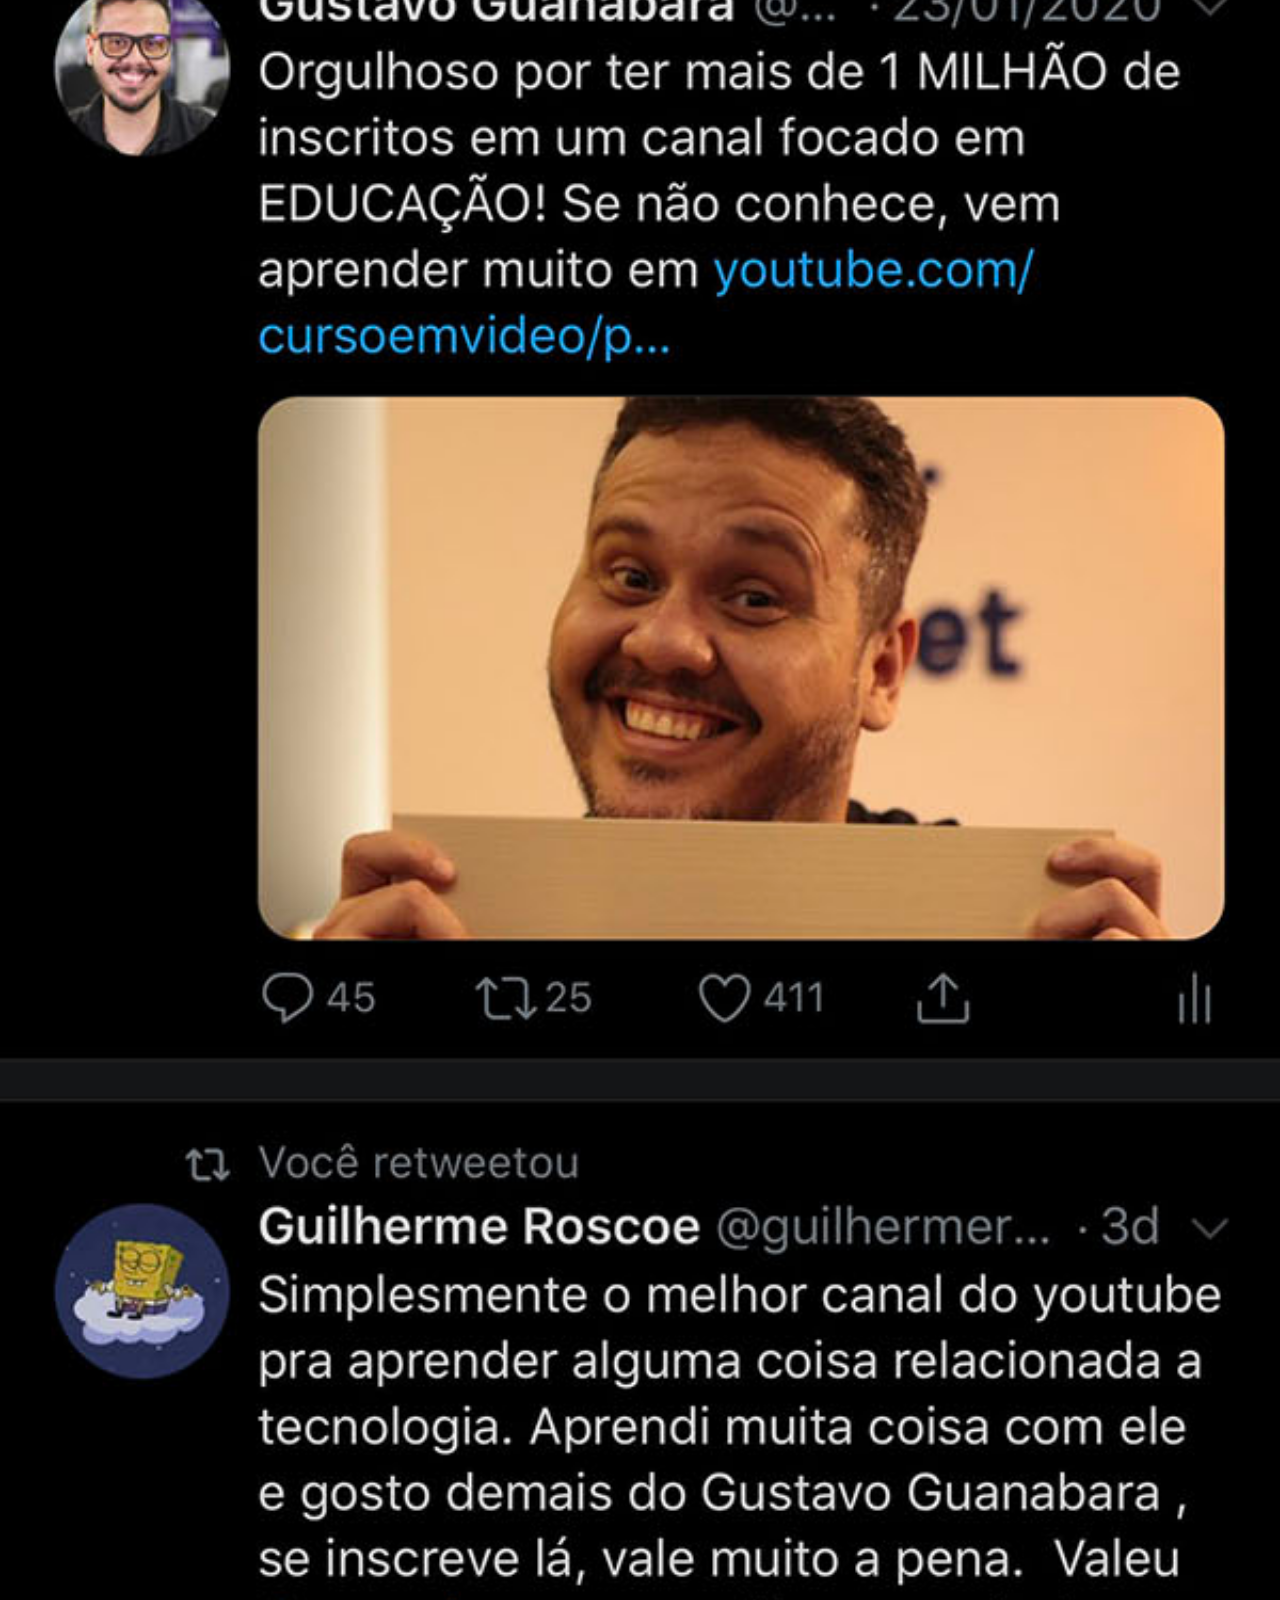
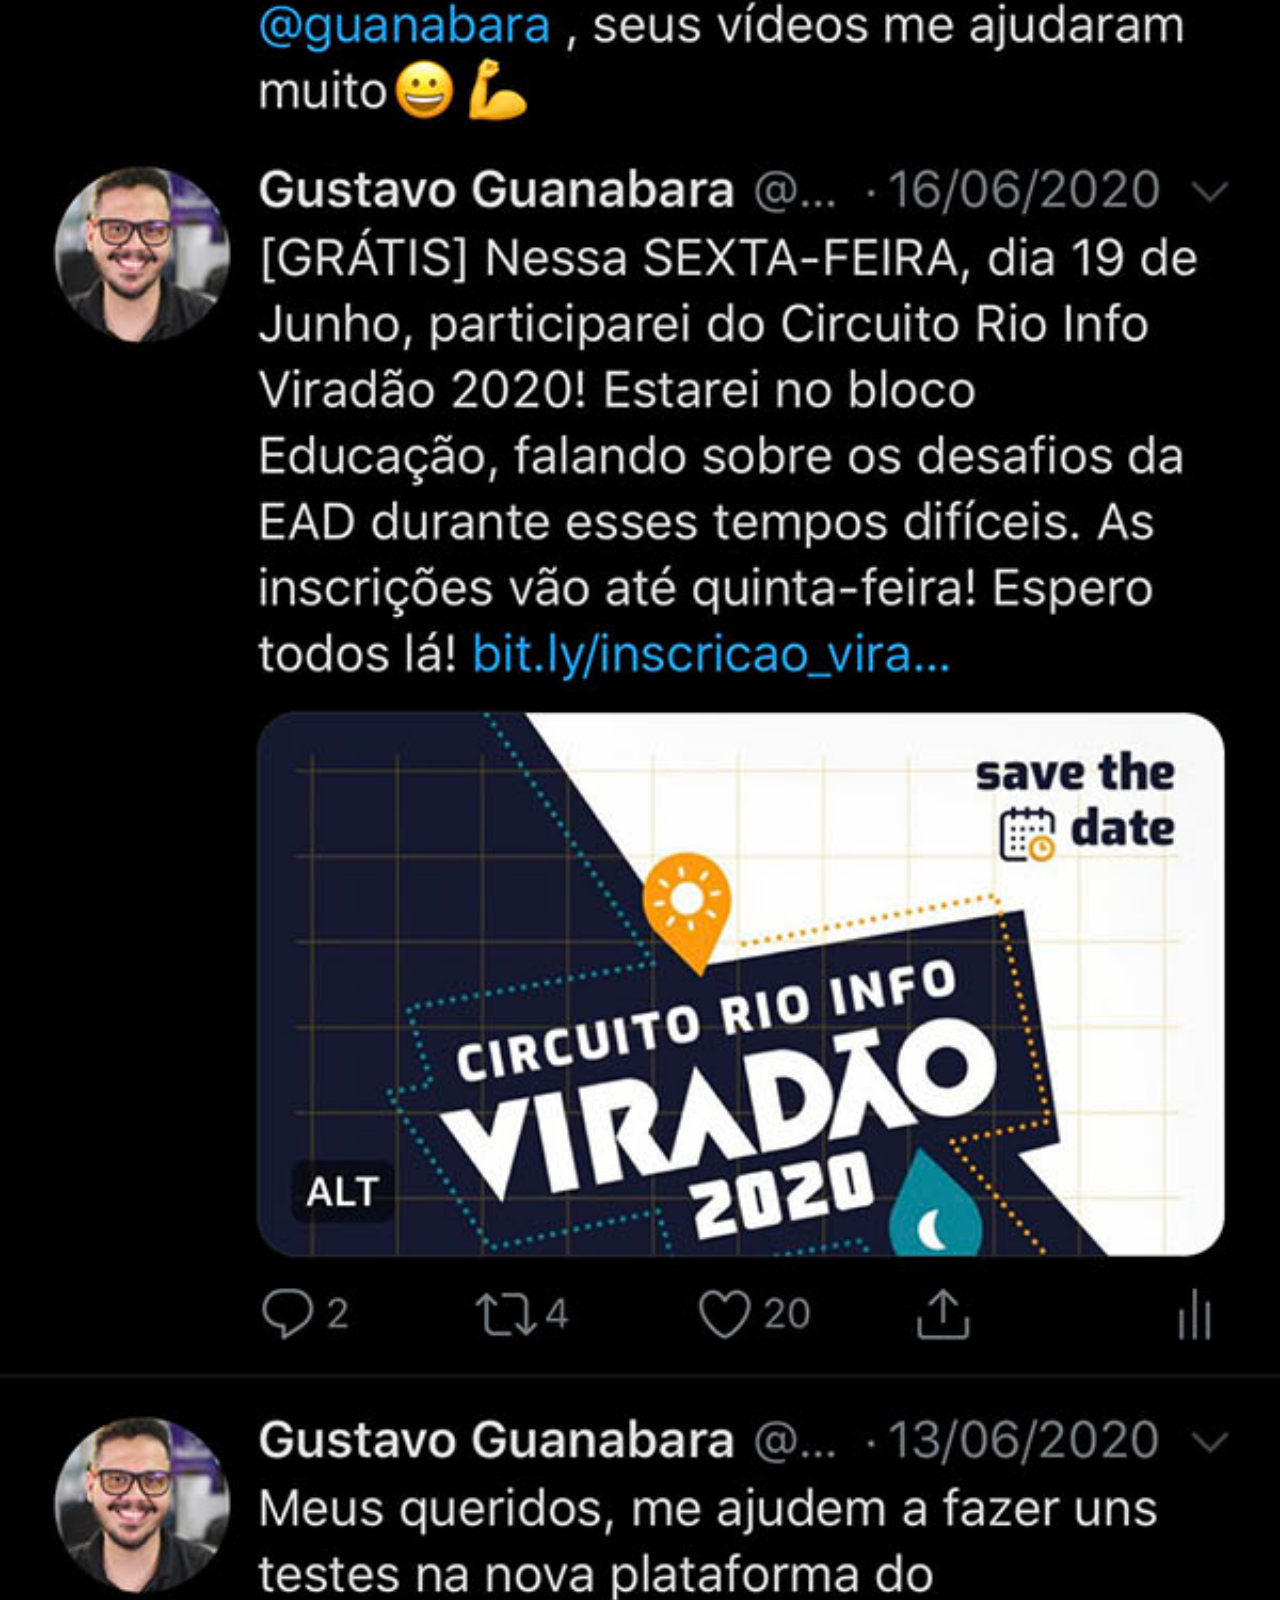
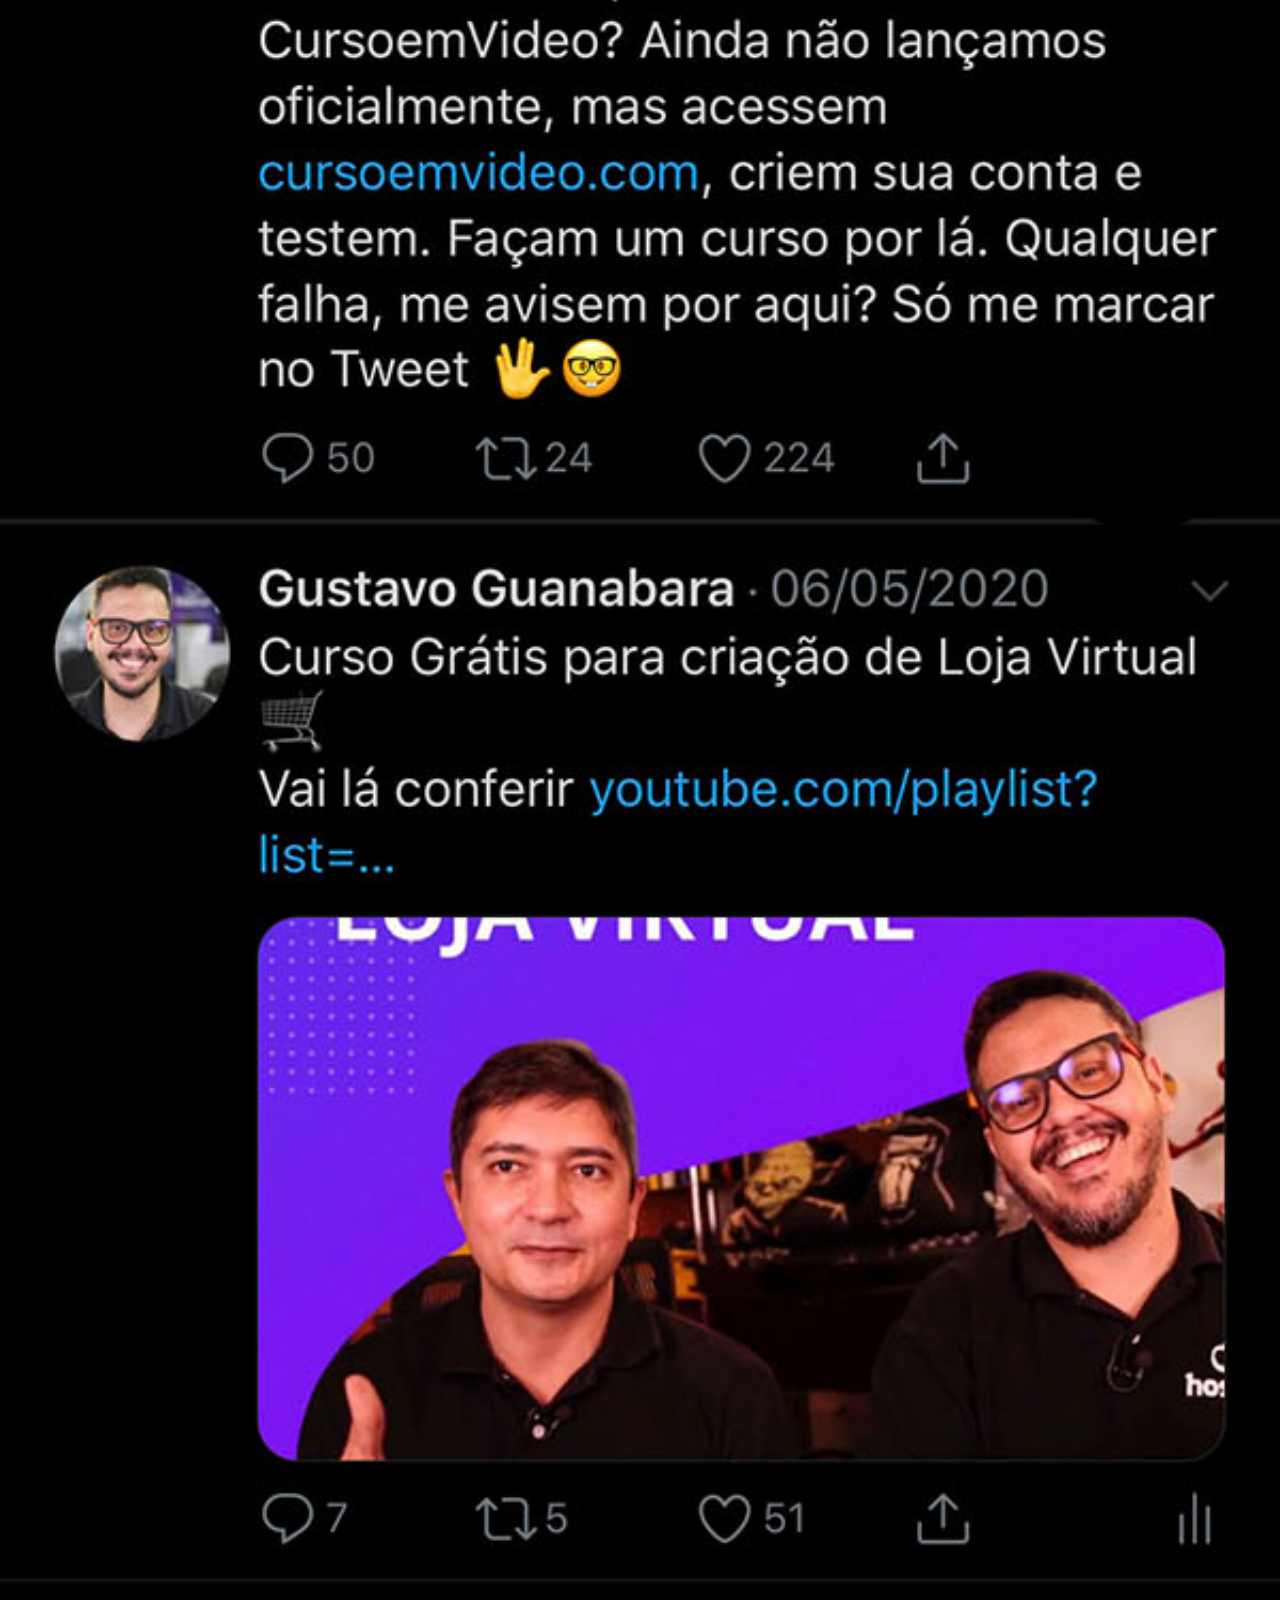
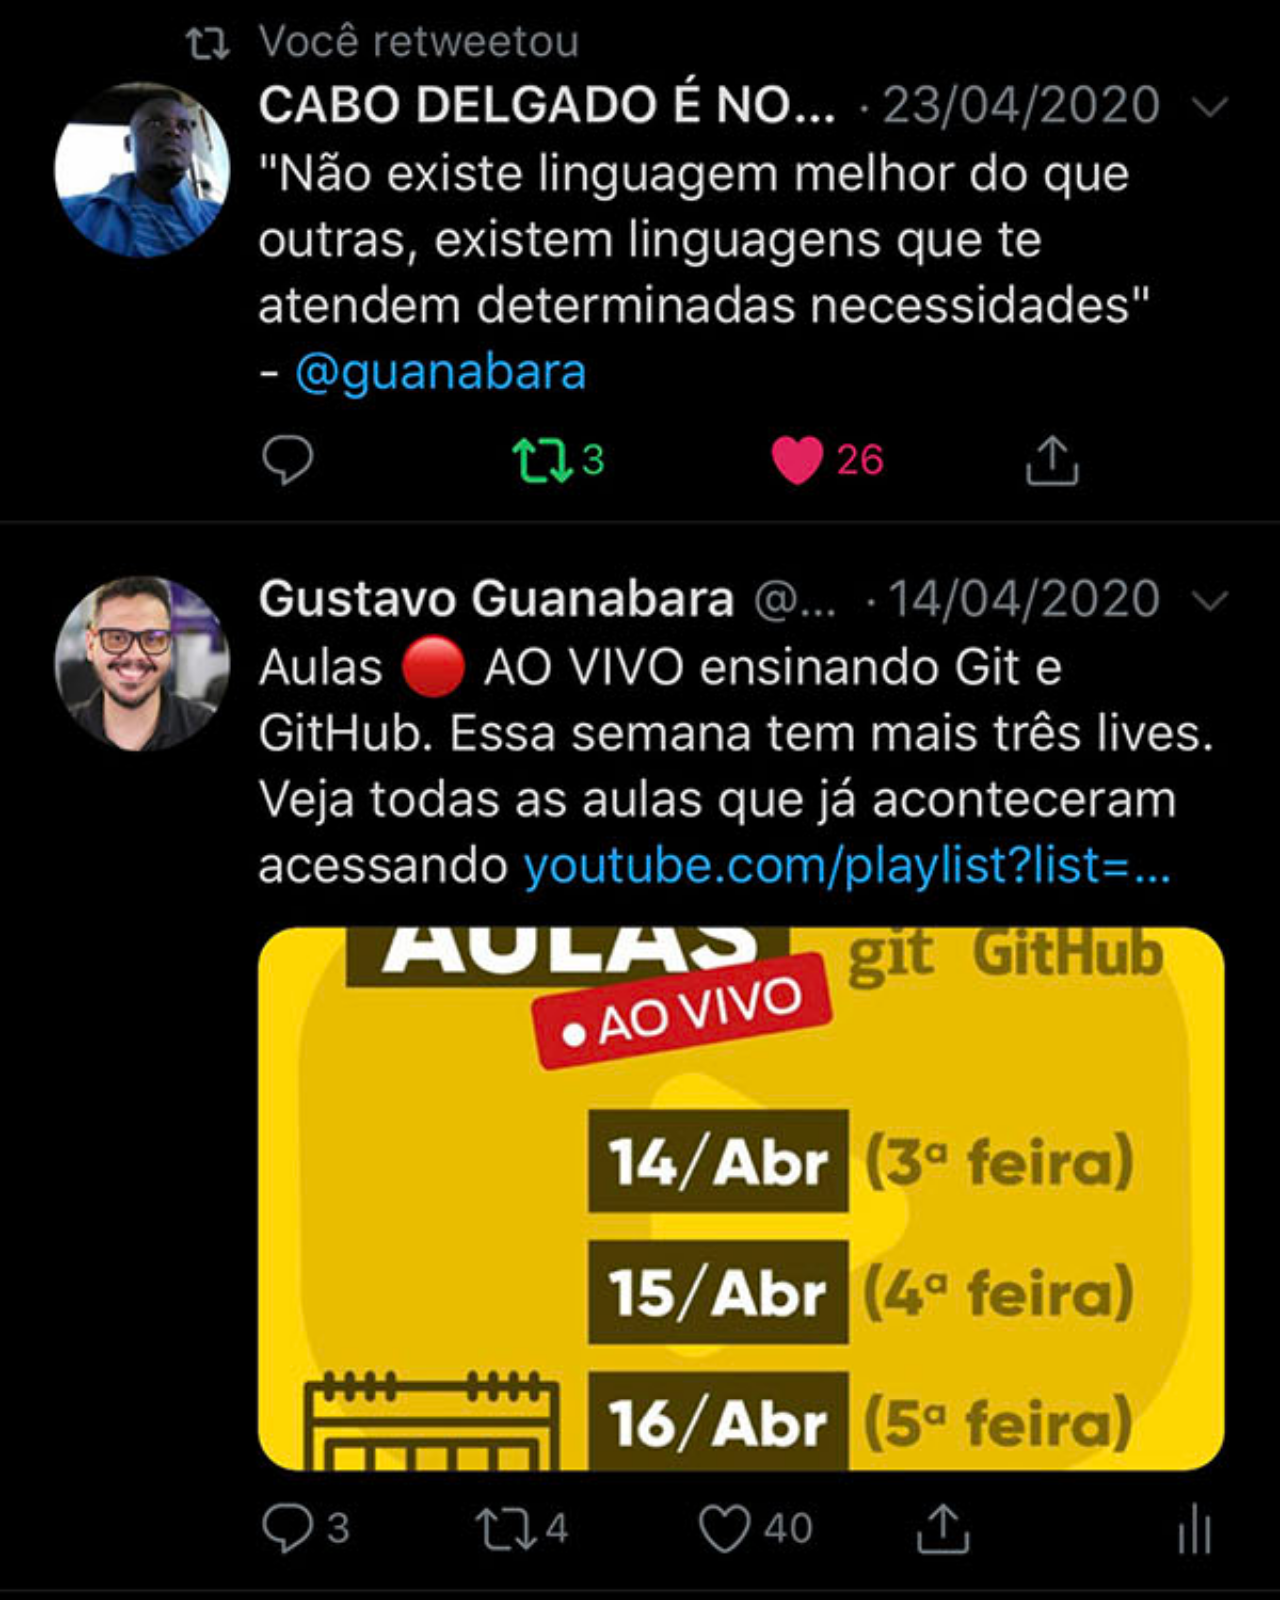
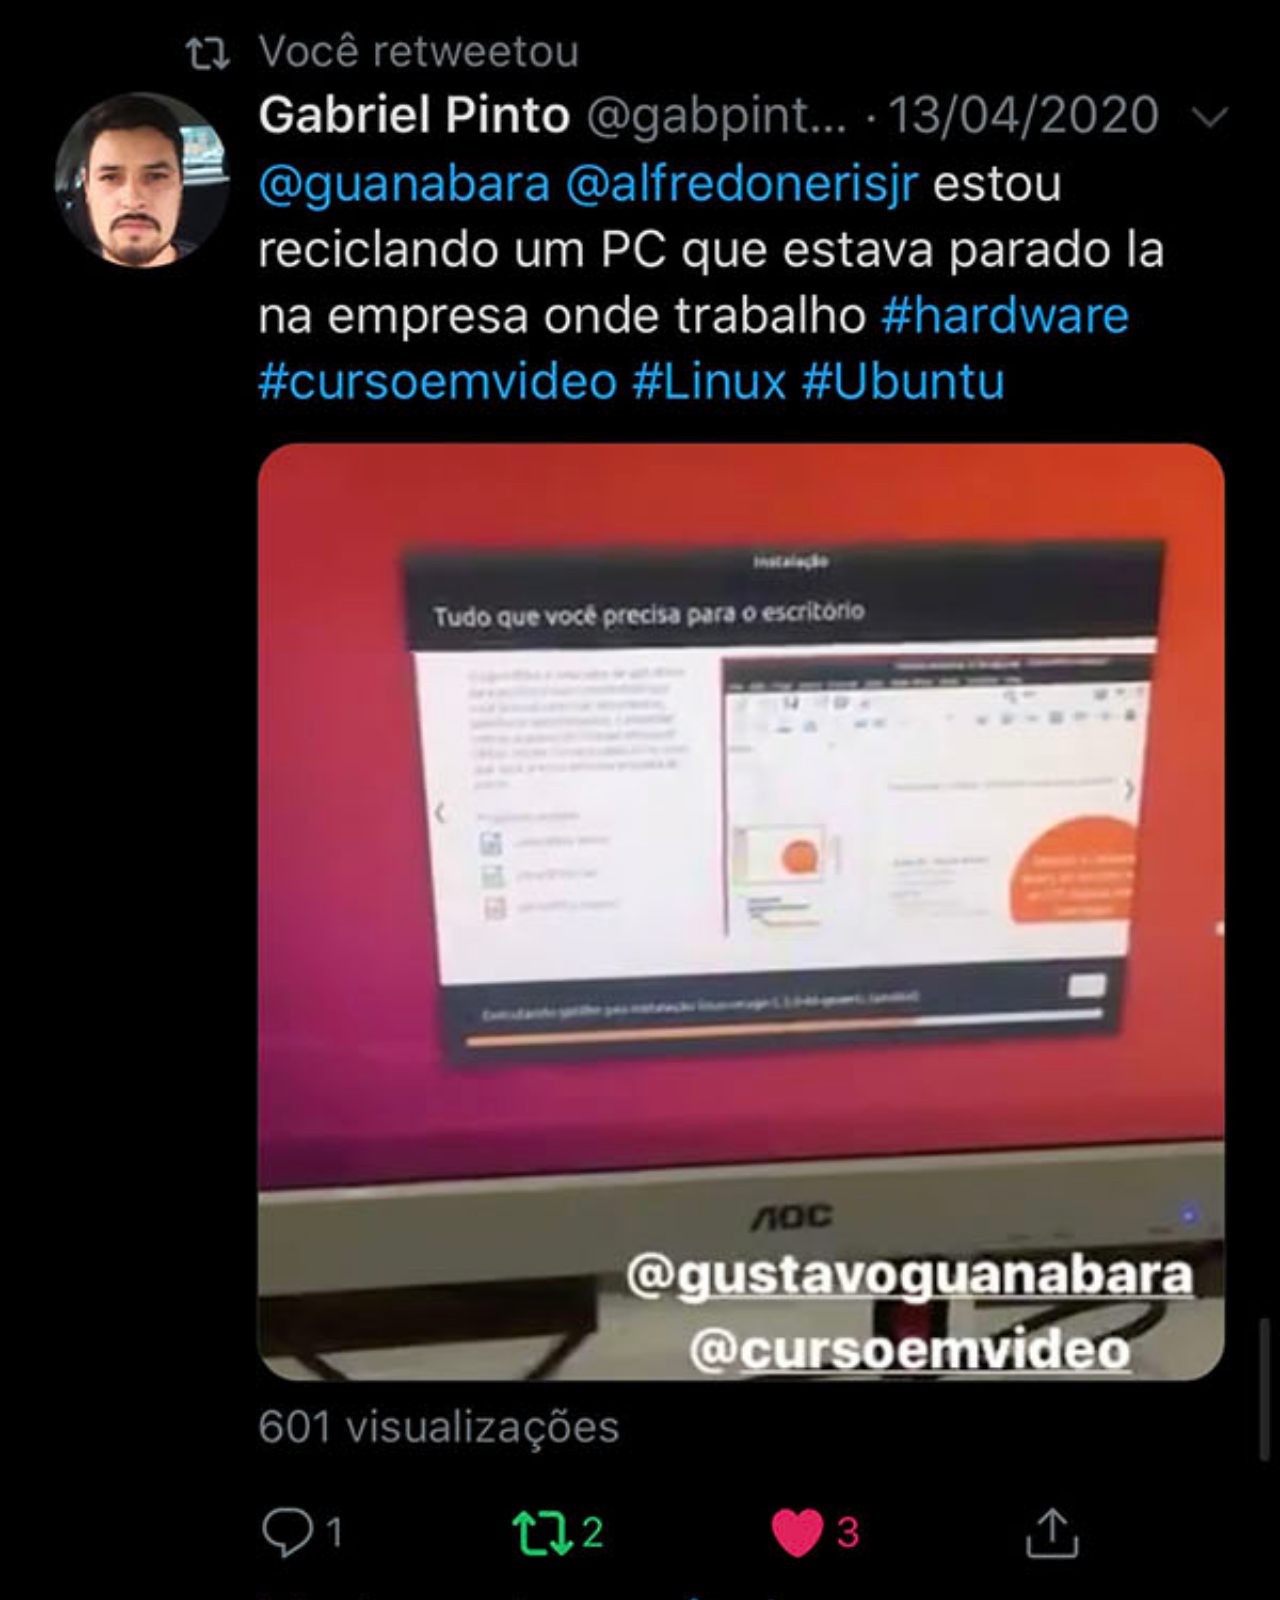
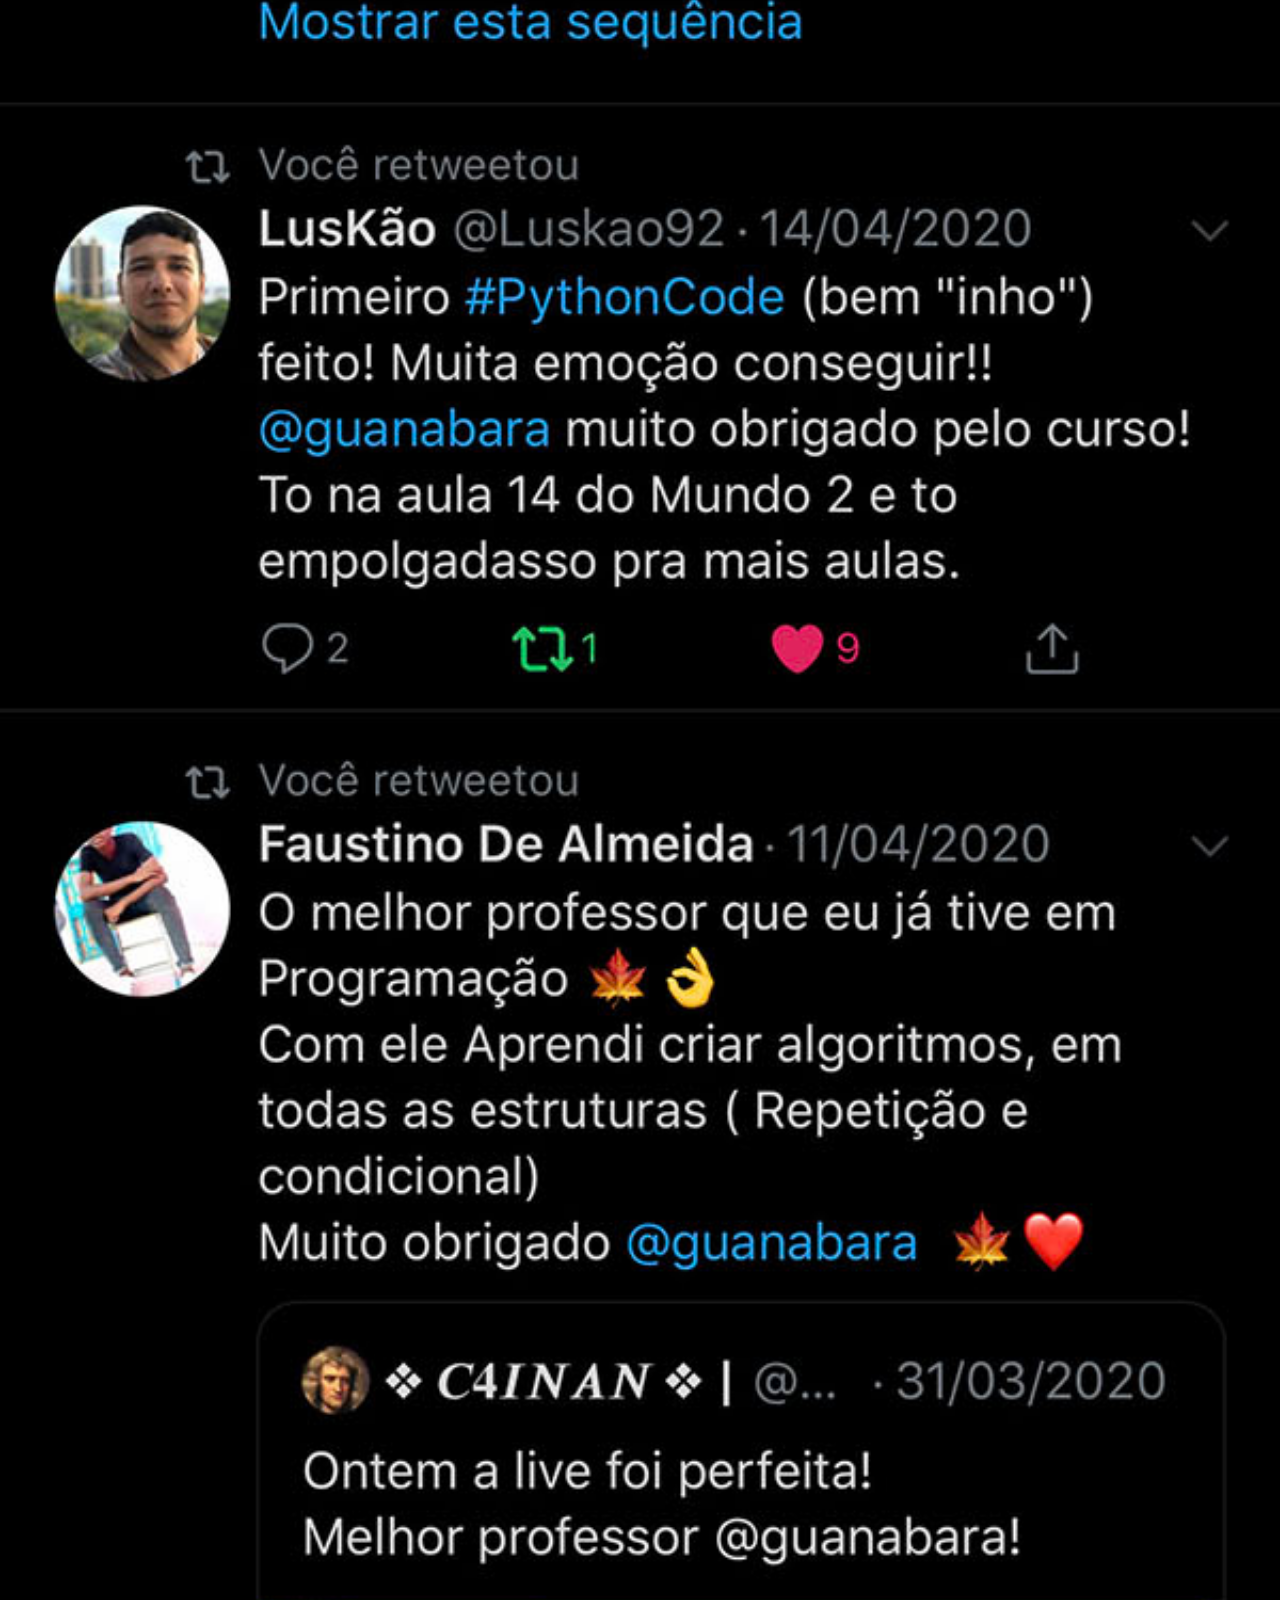
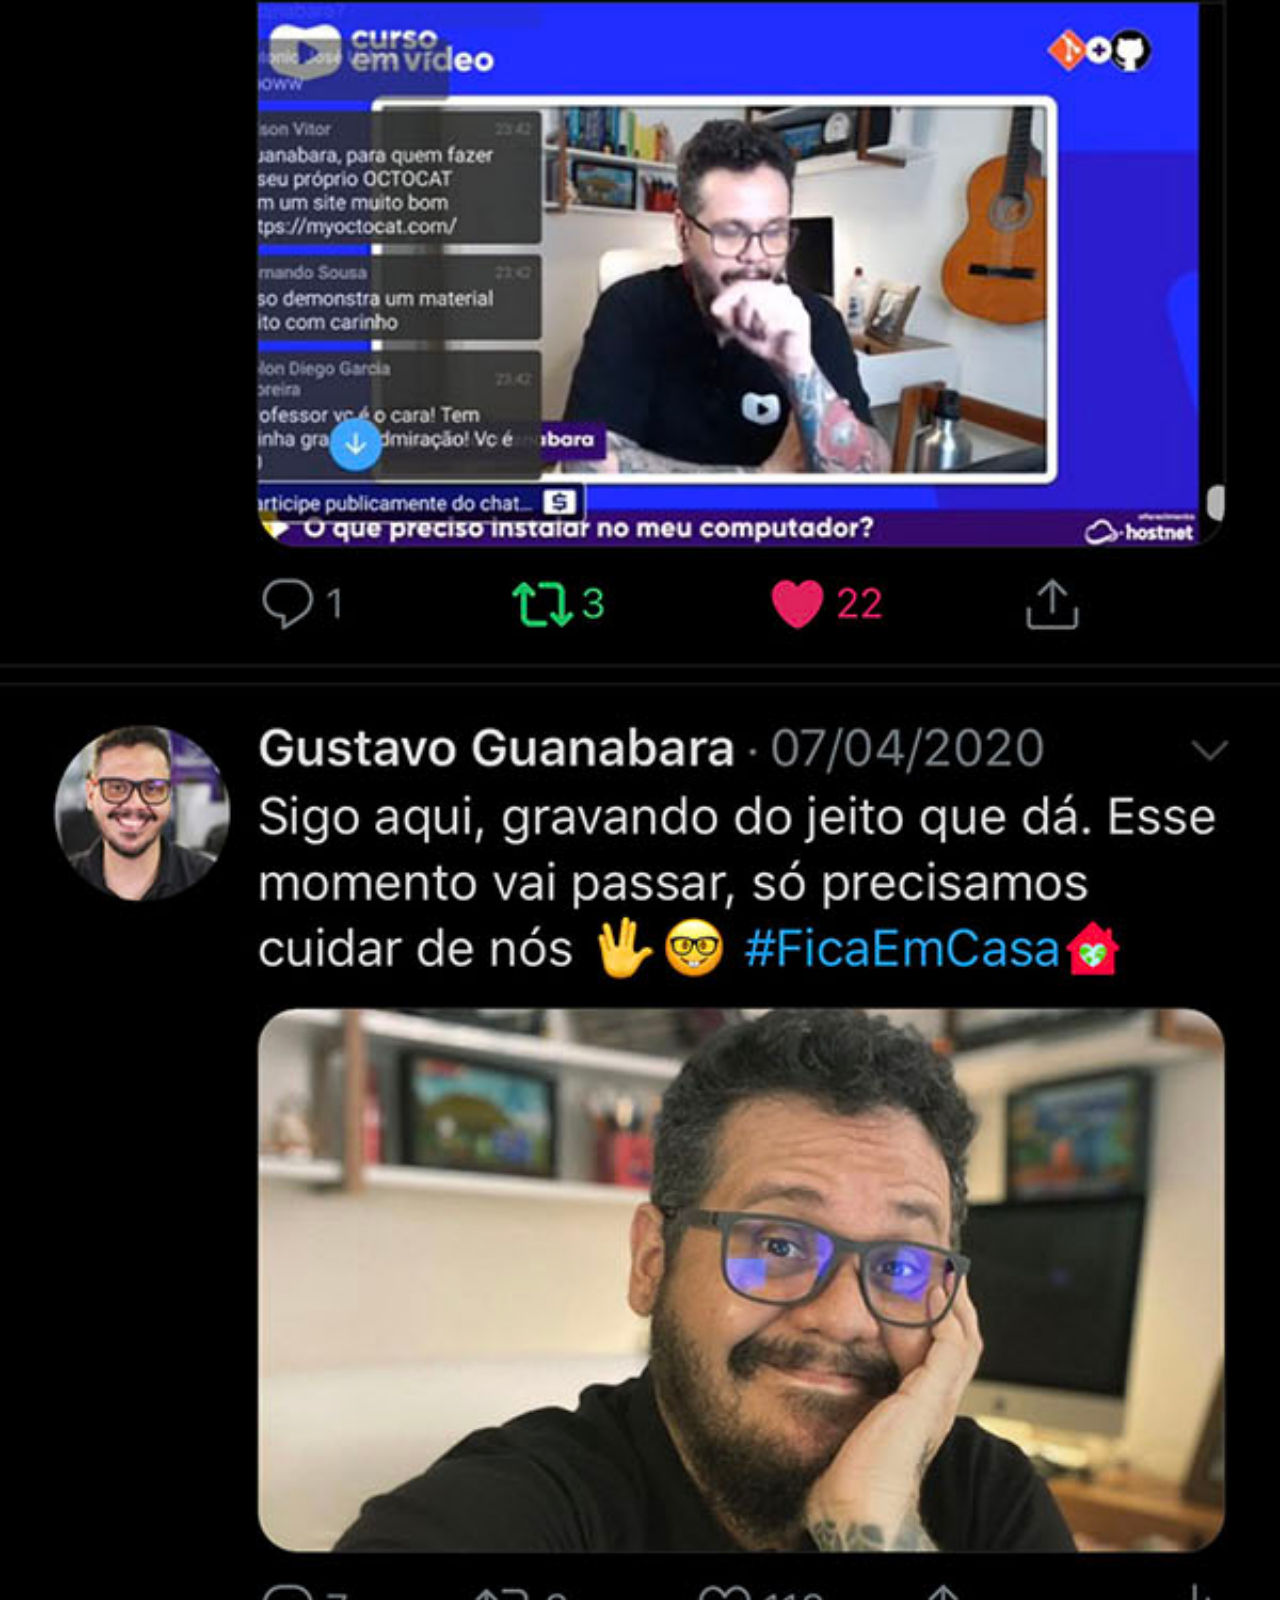
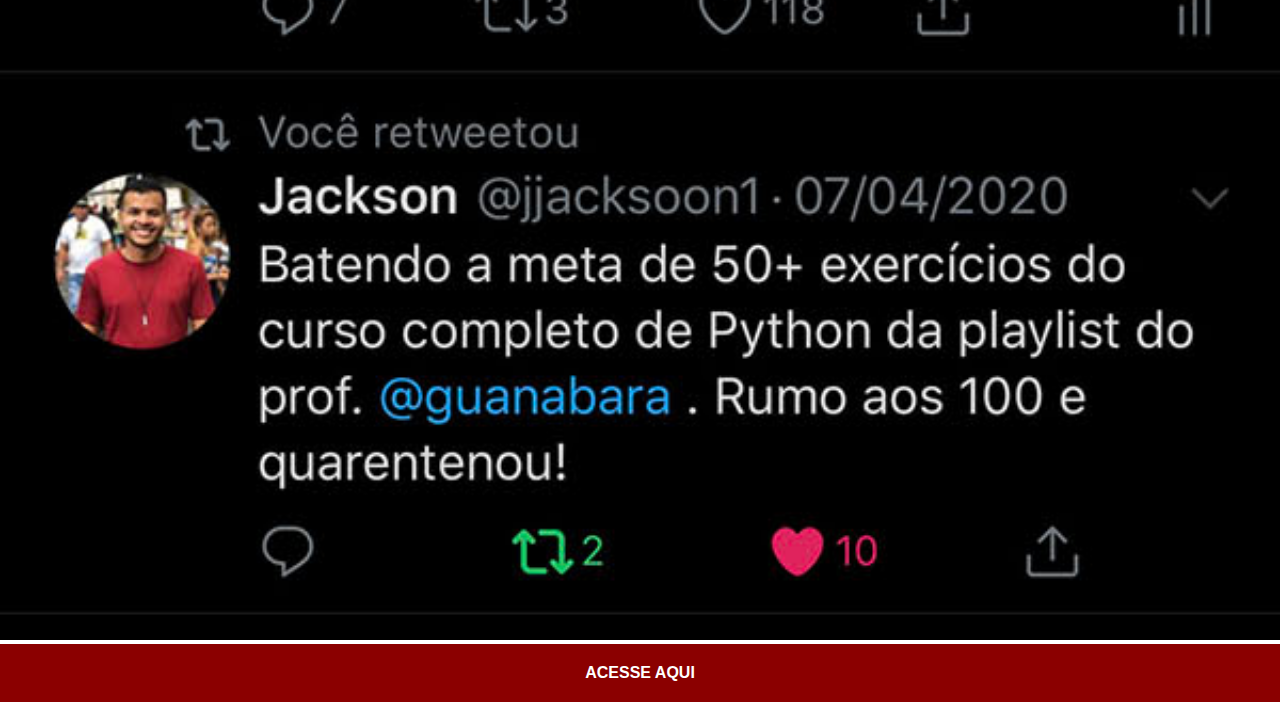
<file: paginas-extras/twiter.html>
<!DOCTYPE html>
<html lang="pt-br">
<head>
    <meta charset="UTF-8">
    <meta name="viewport" content="width=device-width, initial-scale=1.0">
    <title>Twiter</title>
    <link rel="stylesheet" href="../estilo/sociais.css">
</head>
<body>
    <img src="../imagens/tela-twitter.jpg" alt="">
    <a href="https://www.instagram.com/scarioot/" target="_blank">ACESSE AQUI</a>
</body>
</html>
</file>
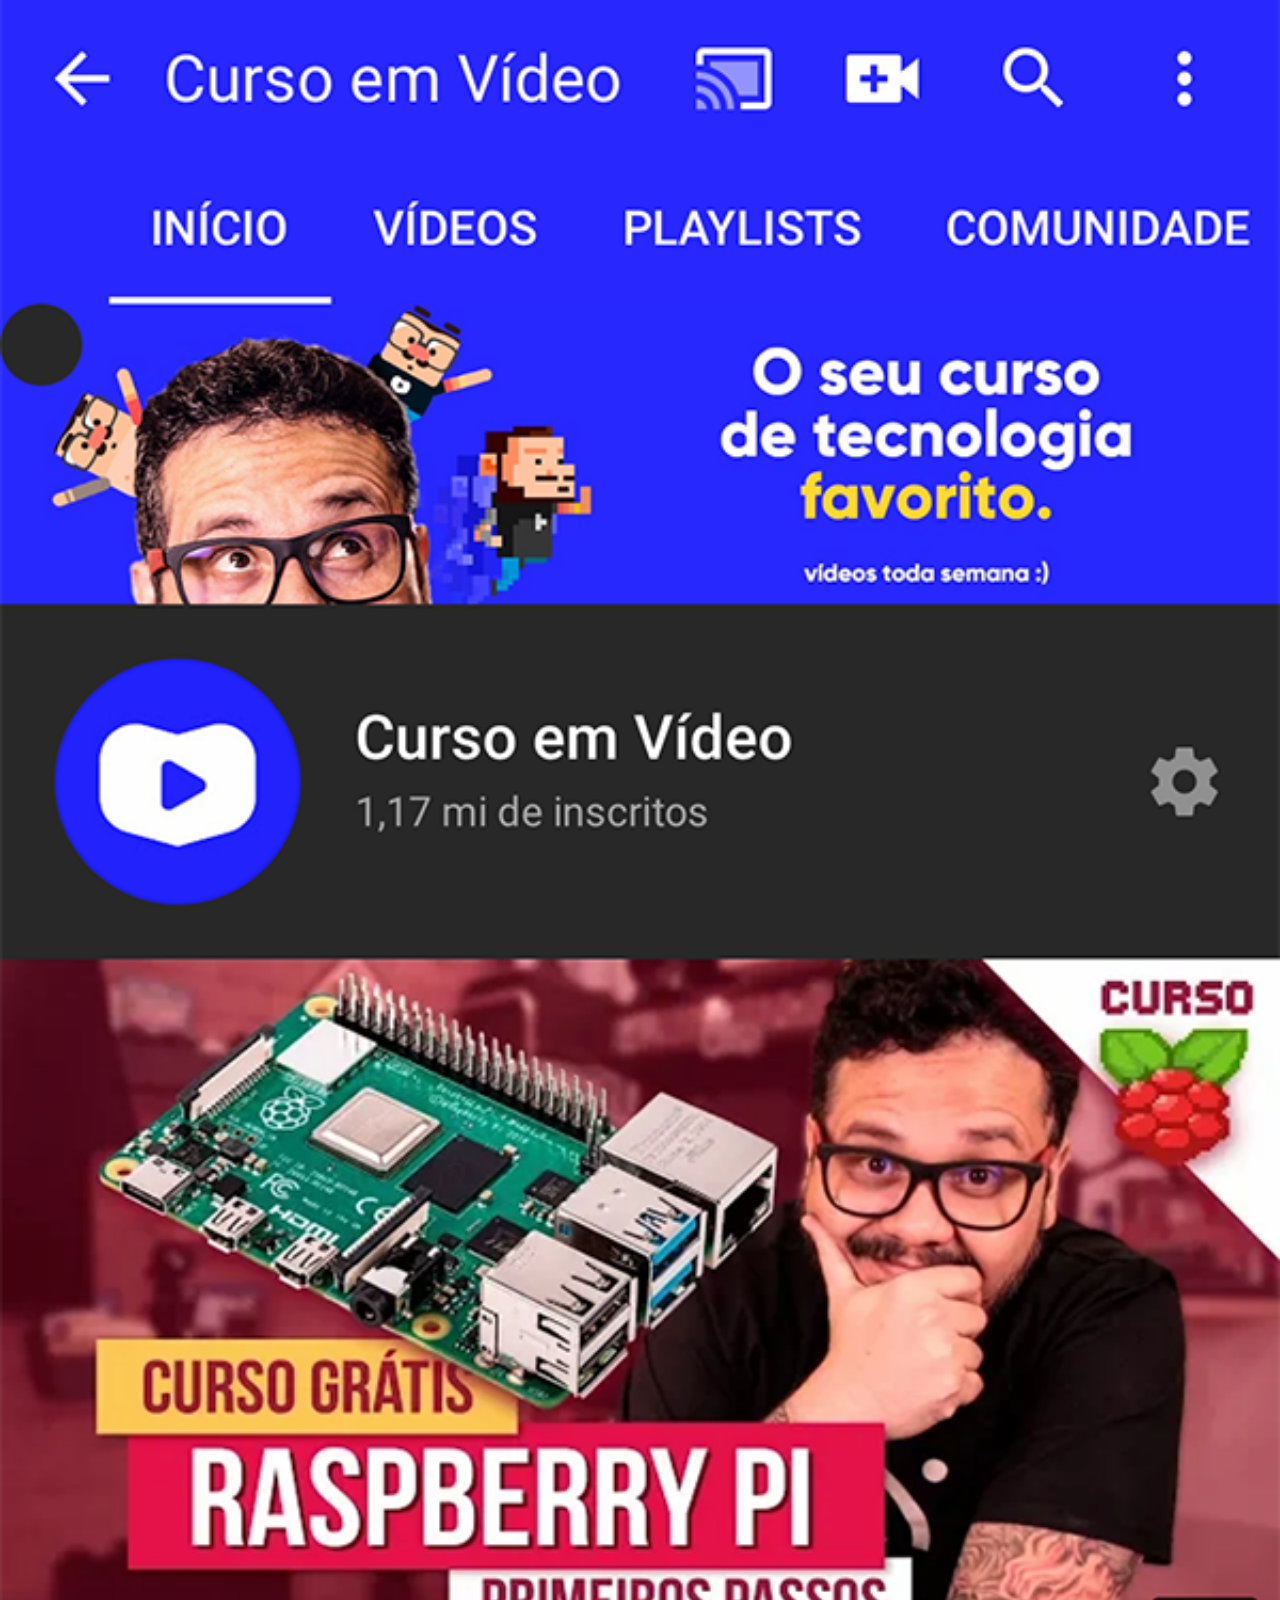
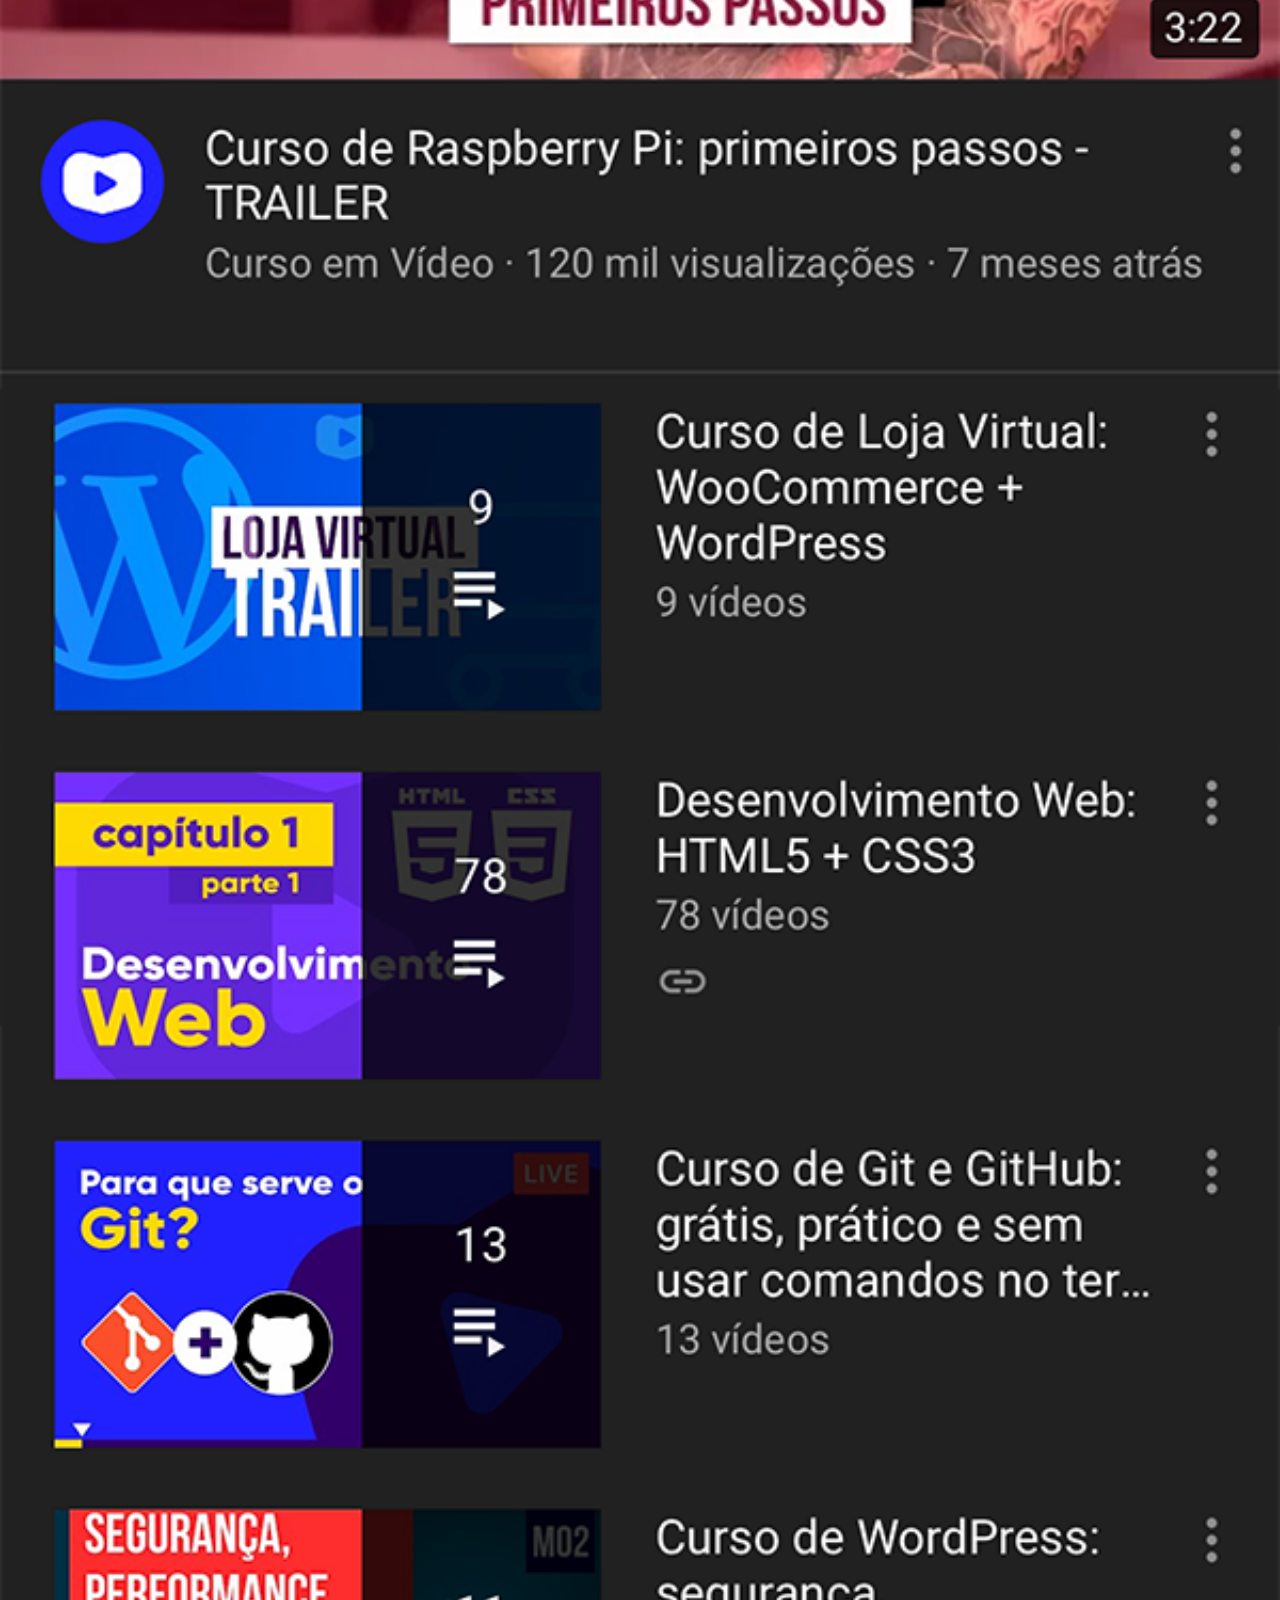
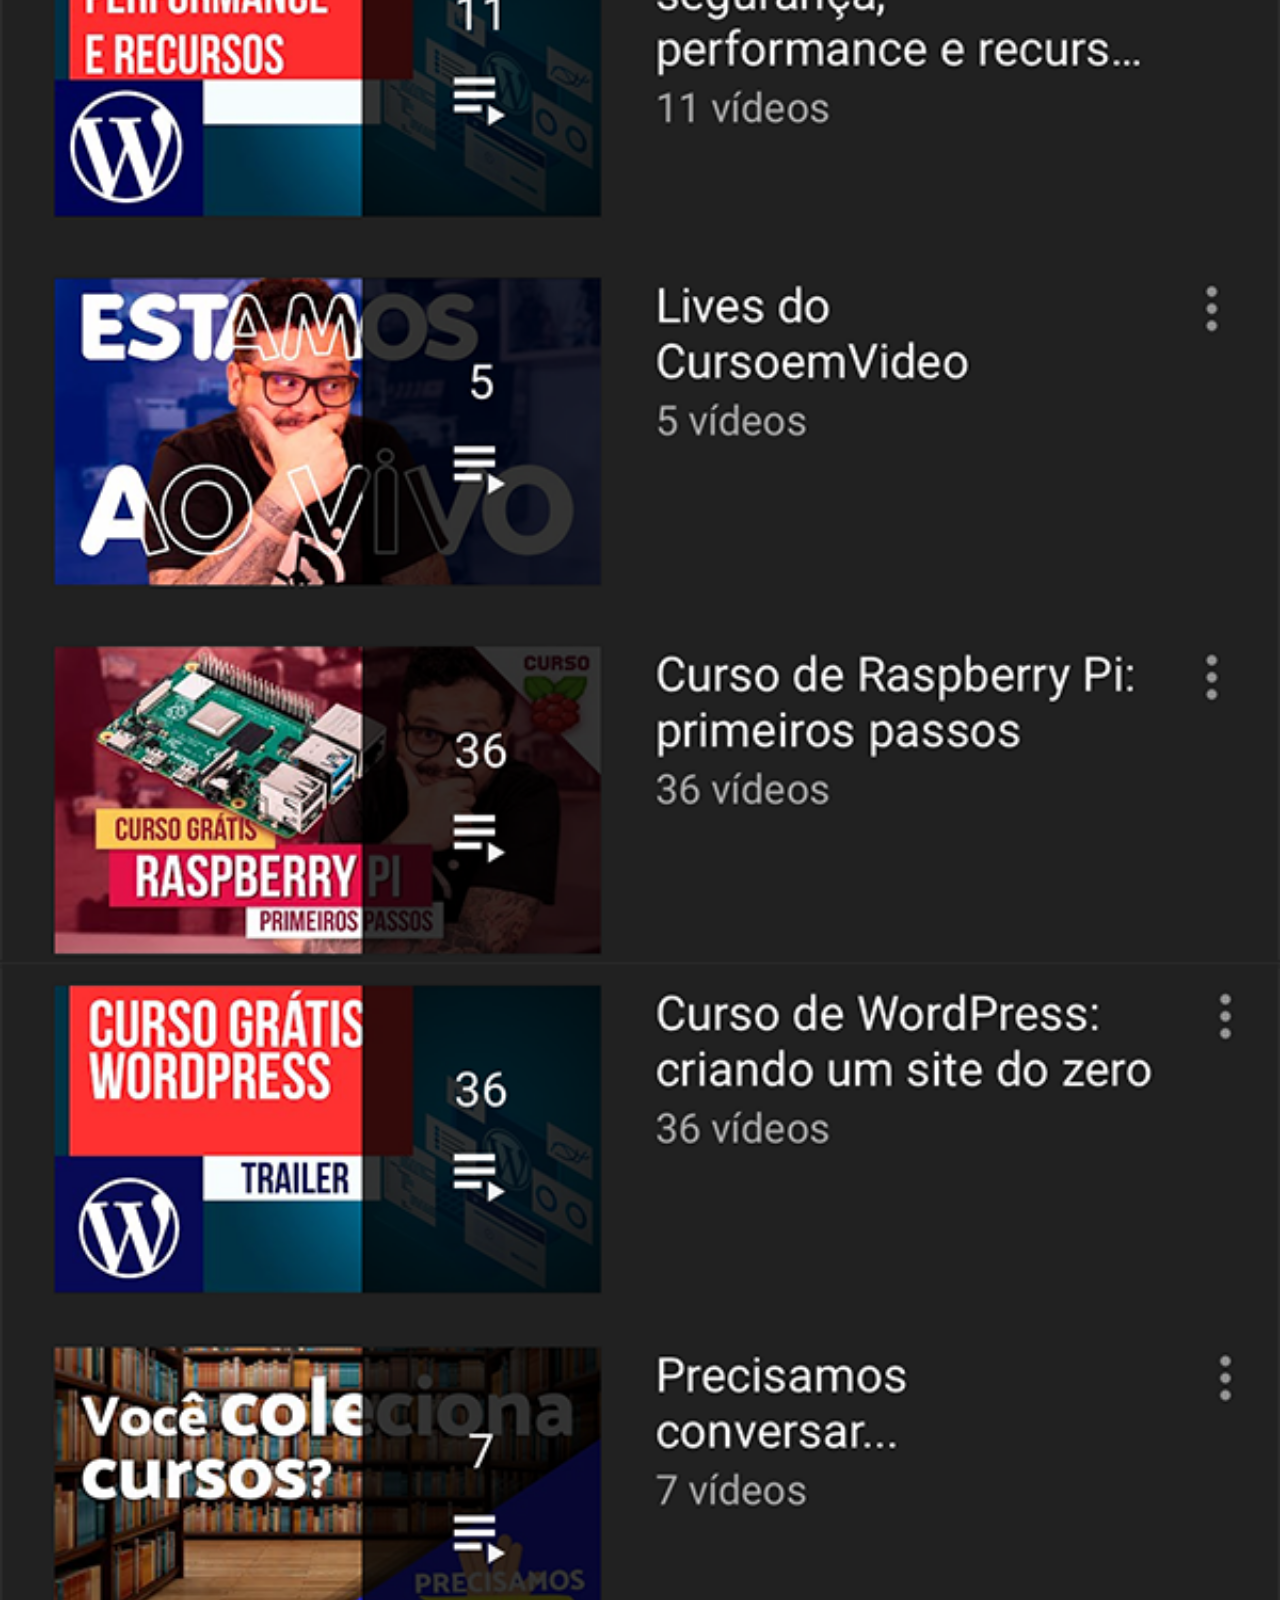
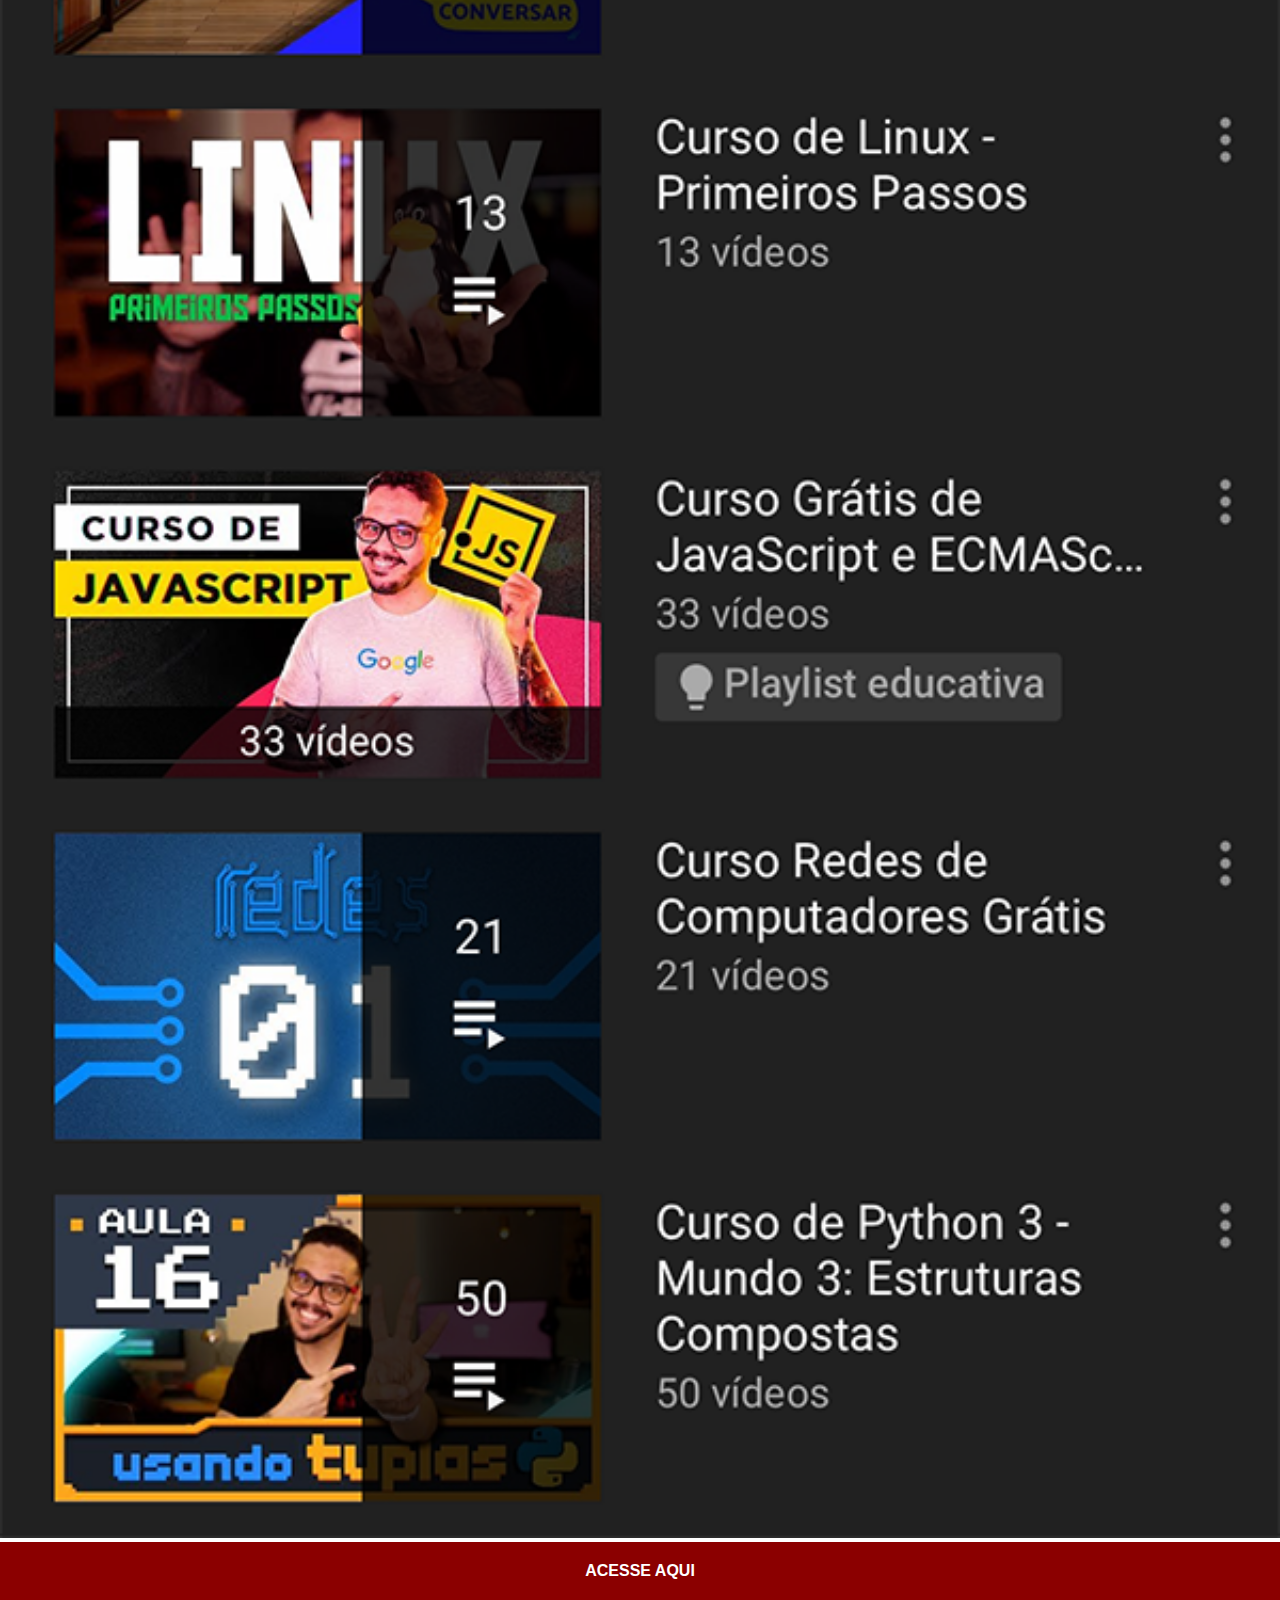
<file: paginas-extras/youtube.html>
<!DOCTYPE html>
<html lang="pt-br">
<head>
    <meta charset="UTF-8">
    <meta name="viewport" content="width=device-width, initial-scale=1.0">
    <title>Youtube</title>
    <link rel="stylesheet" href="../estilo/sociais.css">
</head>
<body>
    <img src="../imagens/tela-youtube.png" alt="">
    <a href="https://www.youtube.com/cursoemvideo/" target="_blank">ACESSE AQUI</a>
</body>
</html>
</file>
<file: estilo/estilo02.css>
@charset "UTF-8";

* {
    margin: 0;
    padding: 0;
    font-family: Arial, Helvetica, sans-serif;
}

html, body {
    height: 100vh;
    width: 100vw;
    background-color: greenyellow;
}

body {
    background-image: url('../imagens/fundo-madeira.jpg');
}

main {
    height: 100vh;
    position: relative;
}

section.telefone {
    position: absolute;
    top: 50%;
    left: 50%;
    transform: translate(-50%, -50%);

    height: 627px;
    width: 311px;
    background-image: url('../imagens/frame-iphone.png');
}

iframe#tela {
    background-size: contain;
    position: relative;
    top: 80px;
    left: 22px;
    width: 270px;
    height: 471px;
}

div a {
    position: absolute;
    color: transparent;
    height: 40px;
    width: 40px;
    top: 90%;
    left: 44%;
}
</file>
<file: estilo/sociais.css>
* {
    margin: 0px;
    padding: 0px;
    font-family: Arial, Helvetica, sans-serif;
}

::-webkit-scrollbar {
    width: 0px;
    height: 0px;
}

img {
    width: 100vw;
}

a {
    display: block;
    background-color: darkred;
    color: white;
    padding: 20px;
    text-align: center;
    font-weight: bolder;
    text-decoration: none;
}

a:hover {
    background-color: red;
}
</file>
